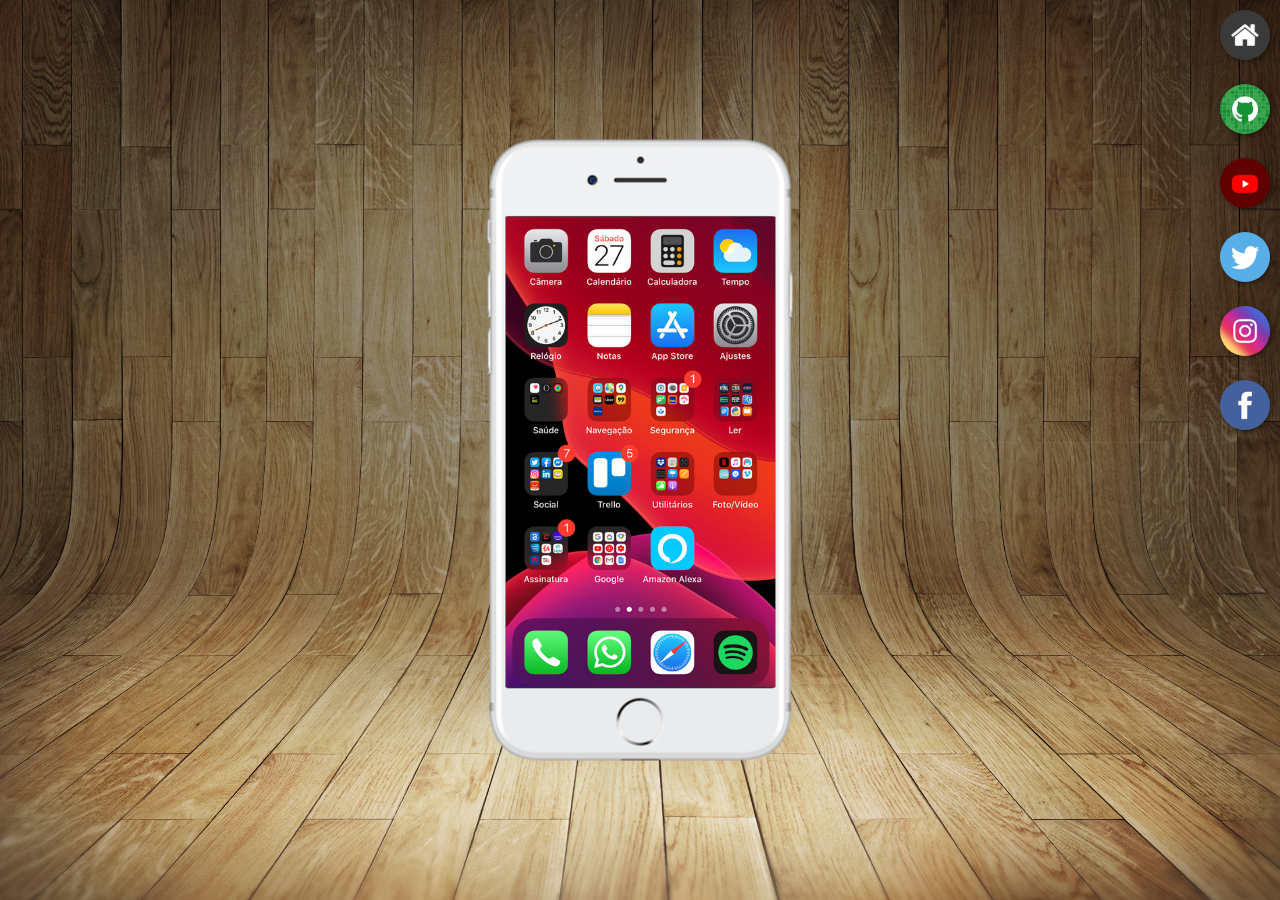
<file: index.html>
<!DOCTYPE html>
<html lang="pt-br">
<head>
    <meta charset="UTF-8">
    <meta http-equiv="X-UA-Compatible" content="IE=edge">
    <meta name="viewport" content="width=device-width, initial-scale=1.0">
<link rel="stylesheet" href="style.css">
<link rel="shortcut icon" href="imagens/favicon-16x16.png" type="image/x-icon">
<title>Novo Projeto</title>
</head>
<body>
    <main>
<section id="telefone">
<iframe src="home.html" id="tela" name="tela" frameborder="0"></iframe>

</section>
<section id="redes">
 <a href="home.html" target="tela"><img src="imagens/logo-home.jpg" alt="logo-home"></a> <br>
<a href="git.html" target="tela"><img src="imagens/logo-github.jpg" alt="logo-github"></a> <br>
<a href="youtube.html" target="tela"><img src="imagens/logo-youtube.jpg" alt="logo-youtube"></a> <br>
<a href="twitter.html" target="tela"><img src="imagens/logo-twitter.jpg" alt="logo-twitter"></a> <br>
<a href="insta.html" target="tela"><img src="imagens/logo-instagram.jpg" alt="logo-instagram"><a> <br>
<a href="face.html" target="tela"><img src="imagens/logo-facebook.jpg" alt="logo-facebook"></a> 

</section>
 </main>
</body>
</html>
</file>
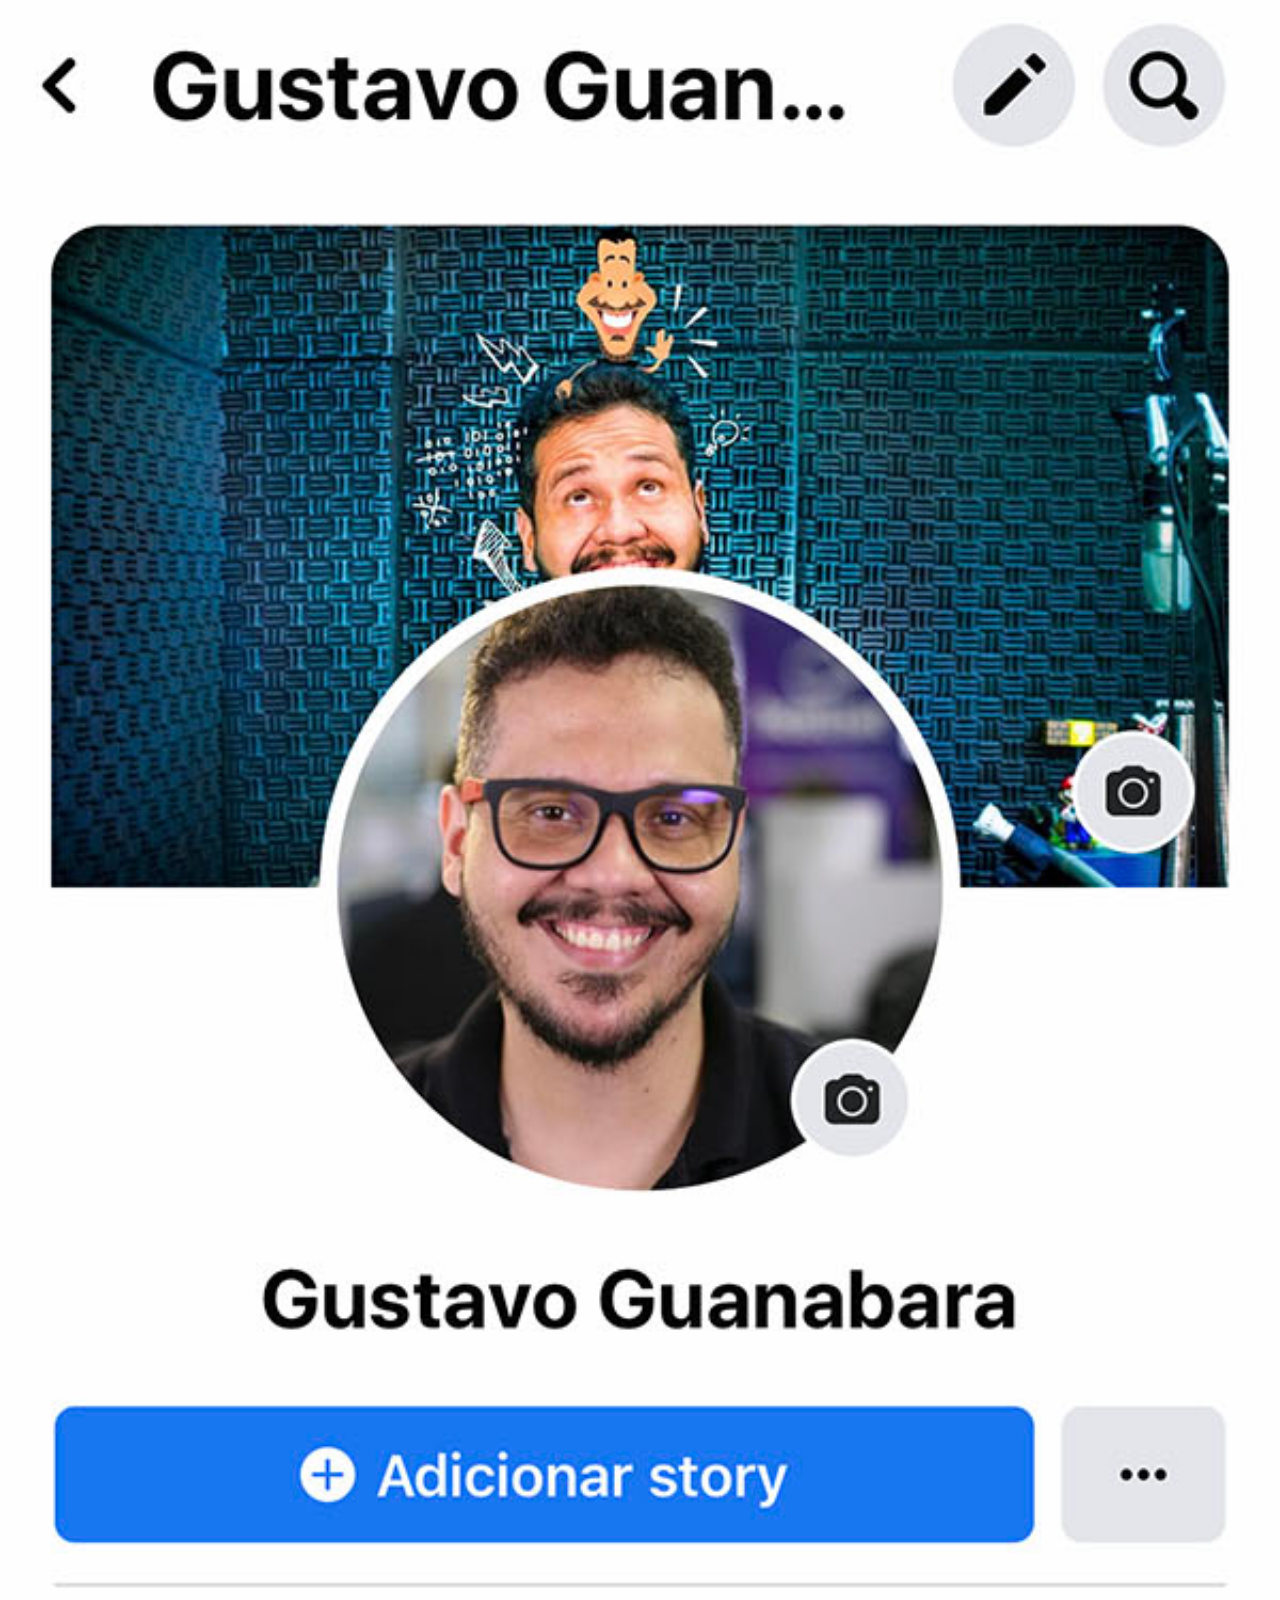
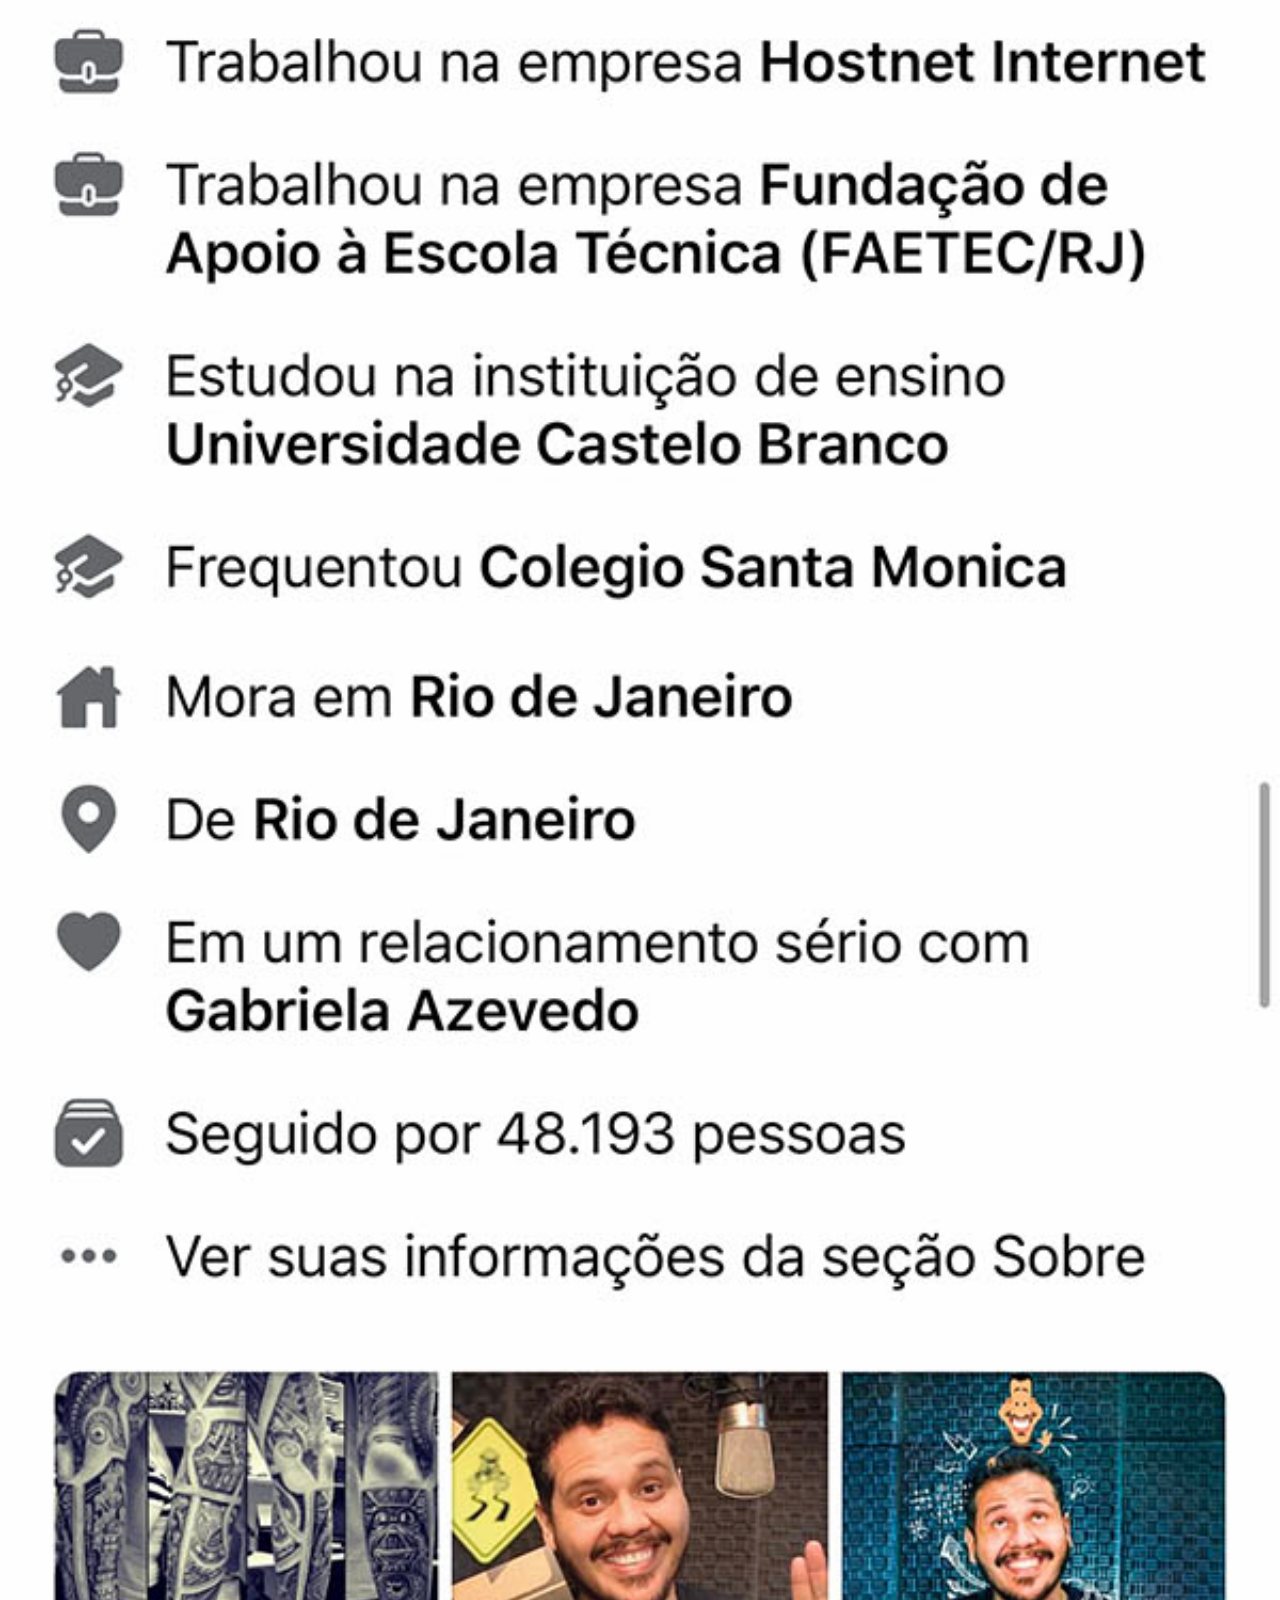
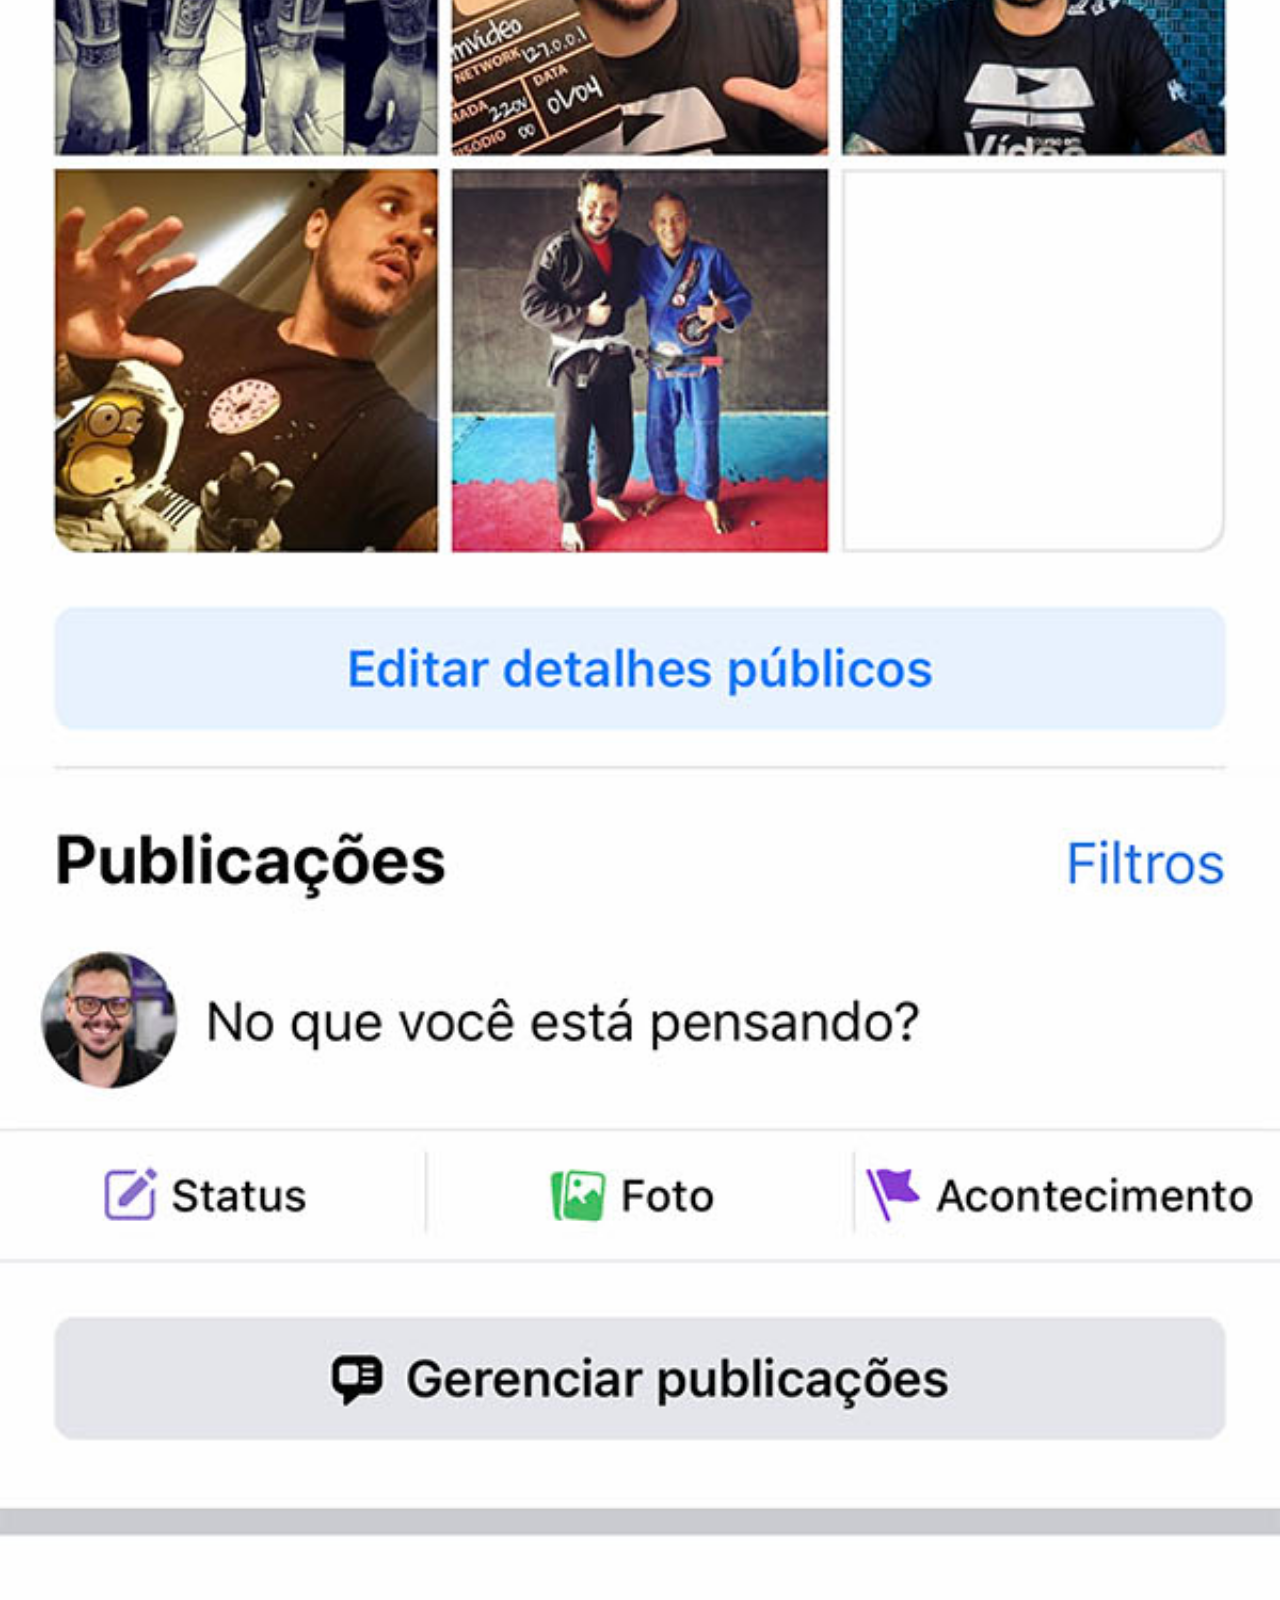
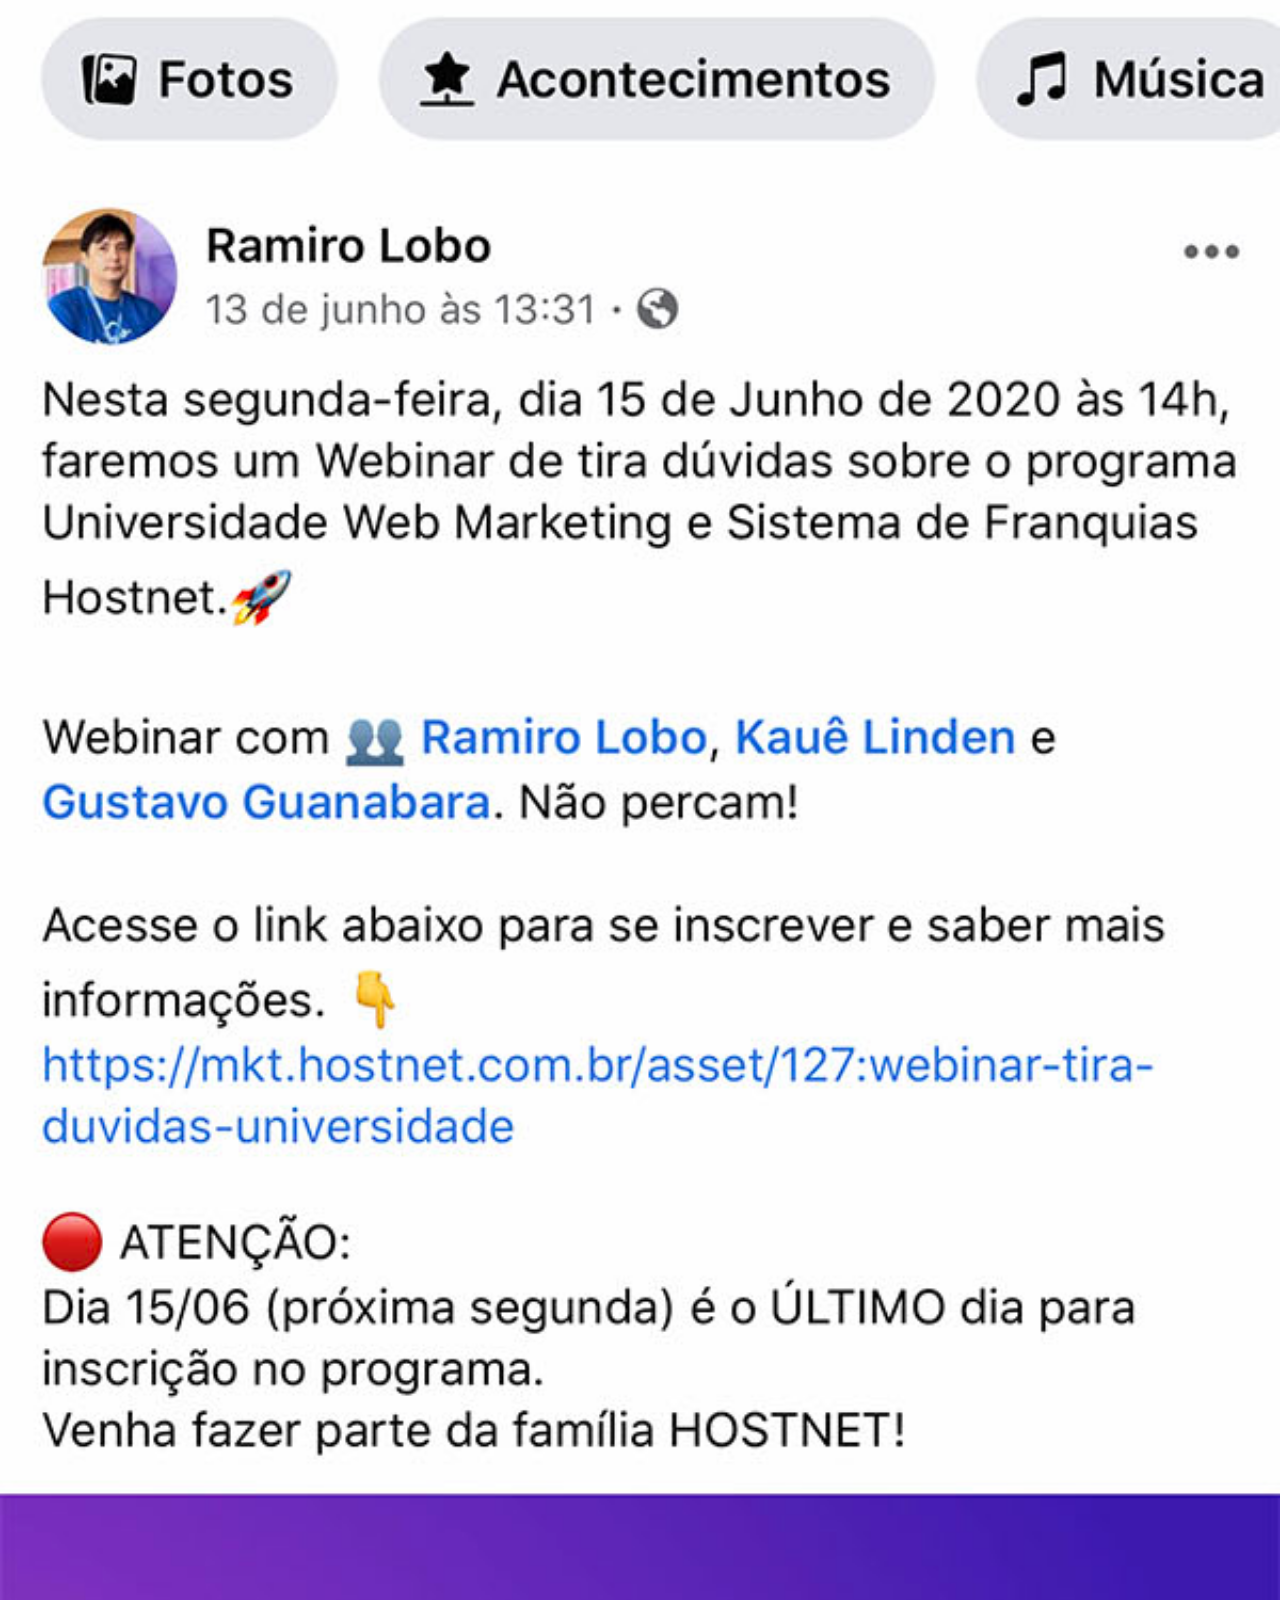
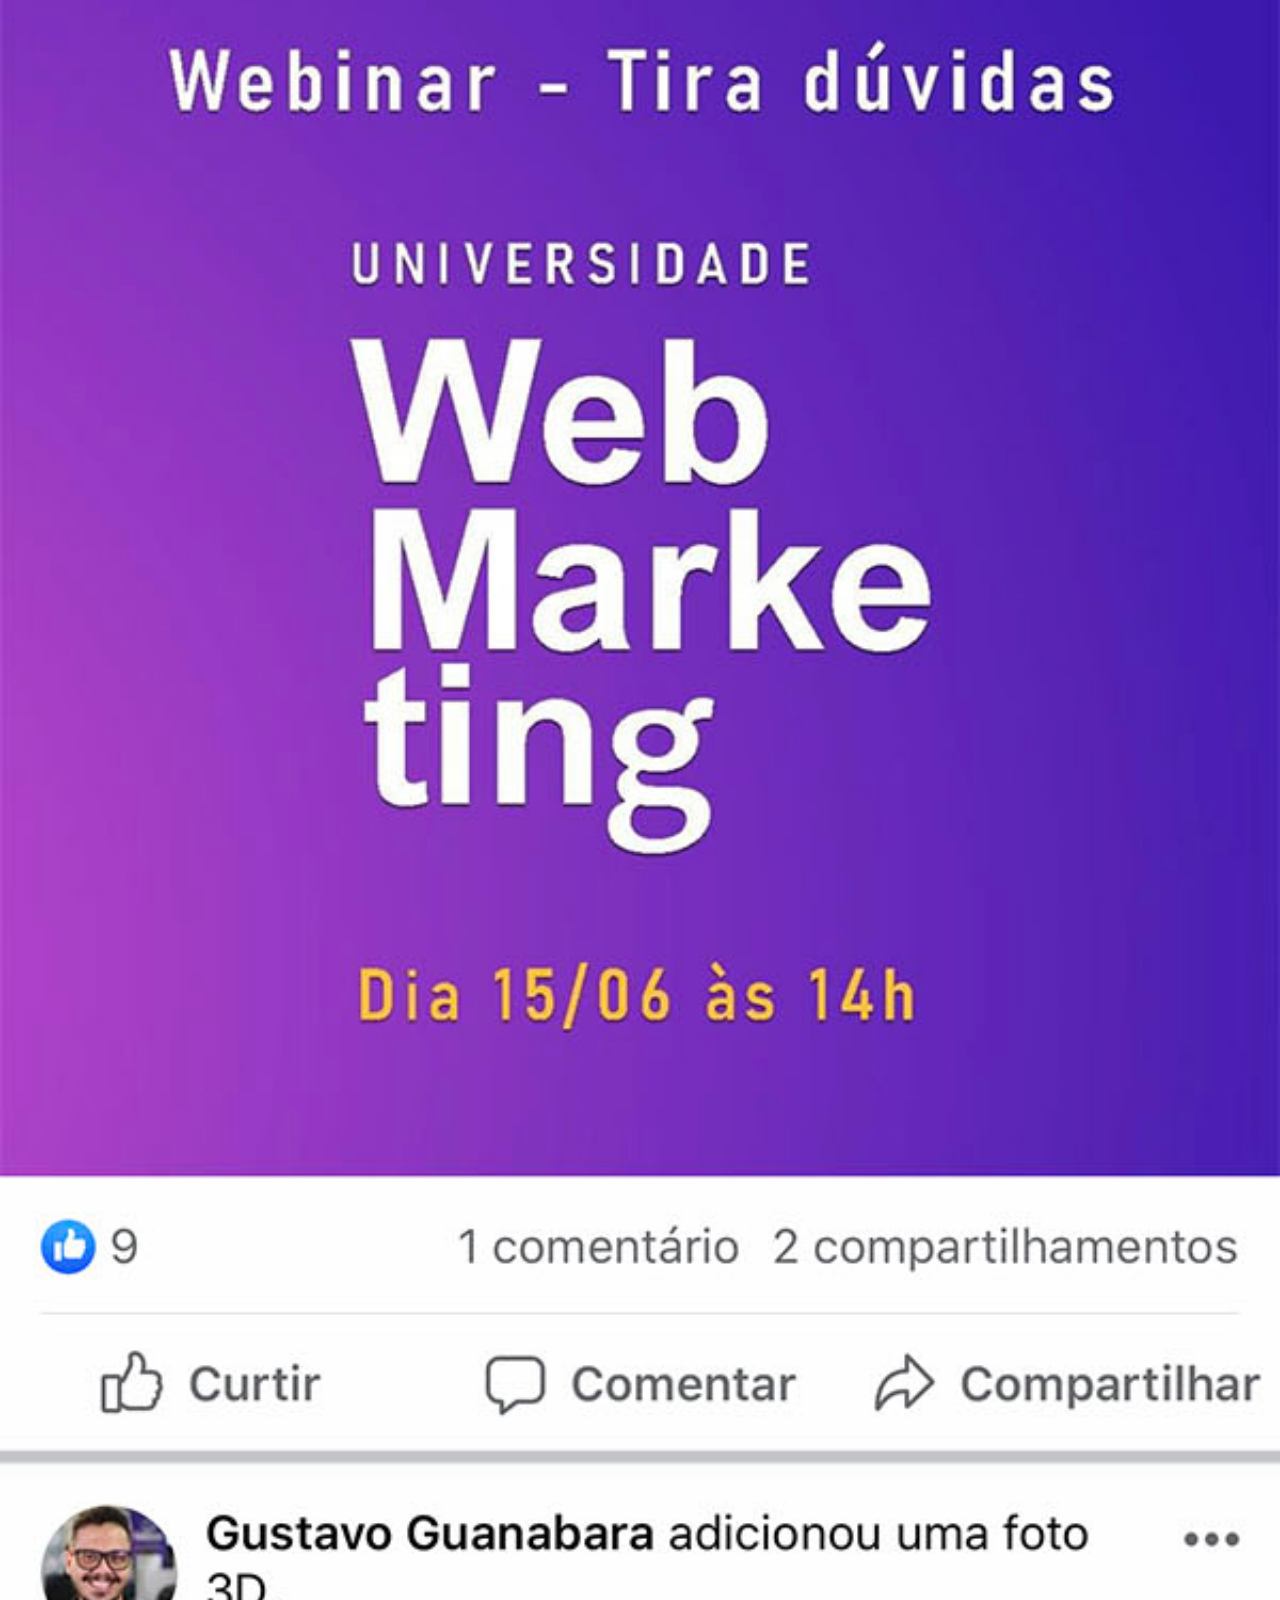
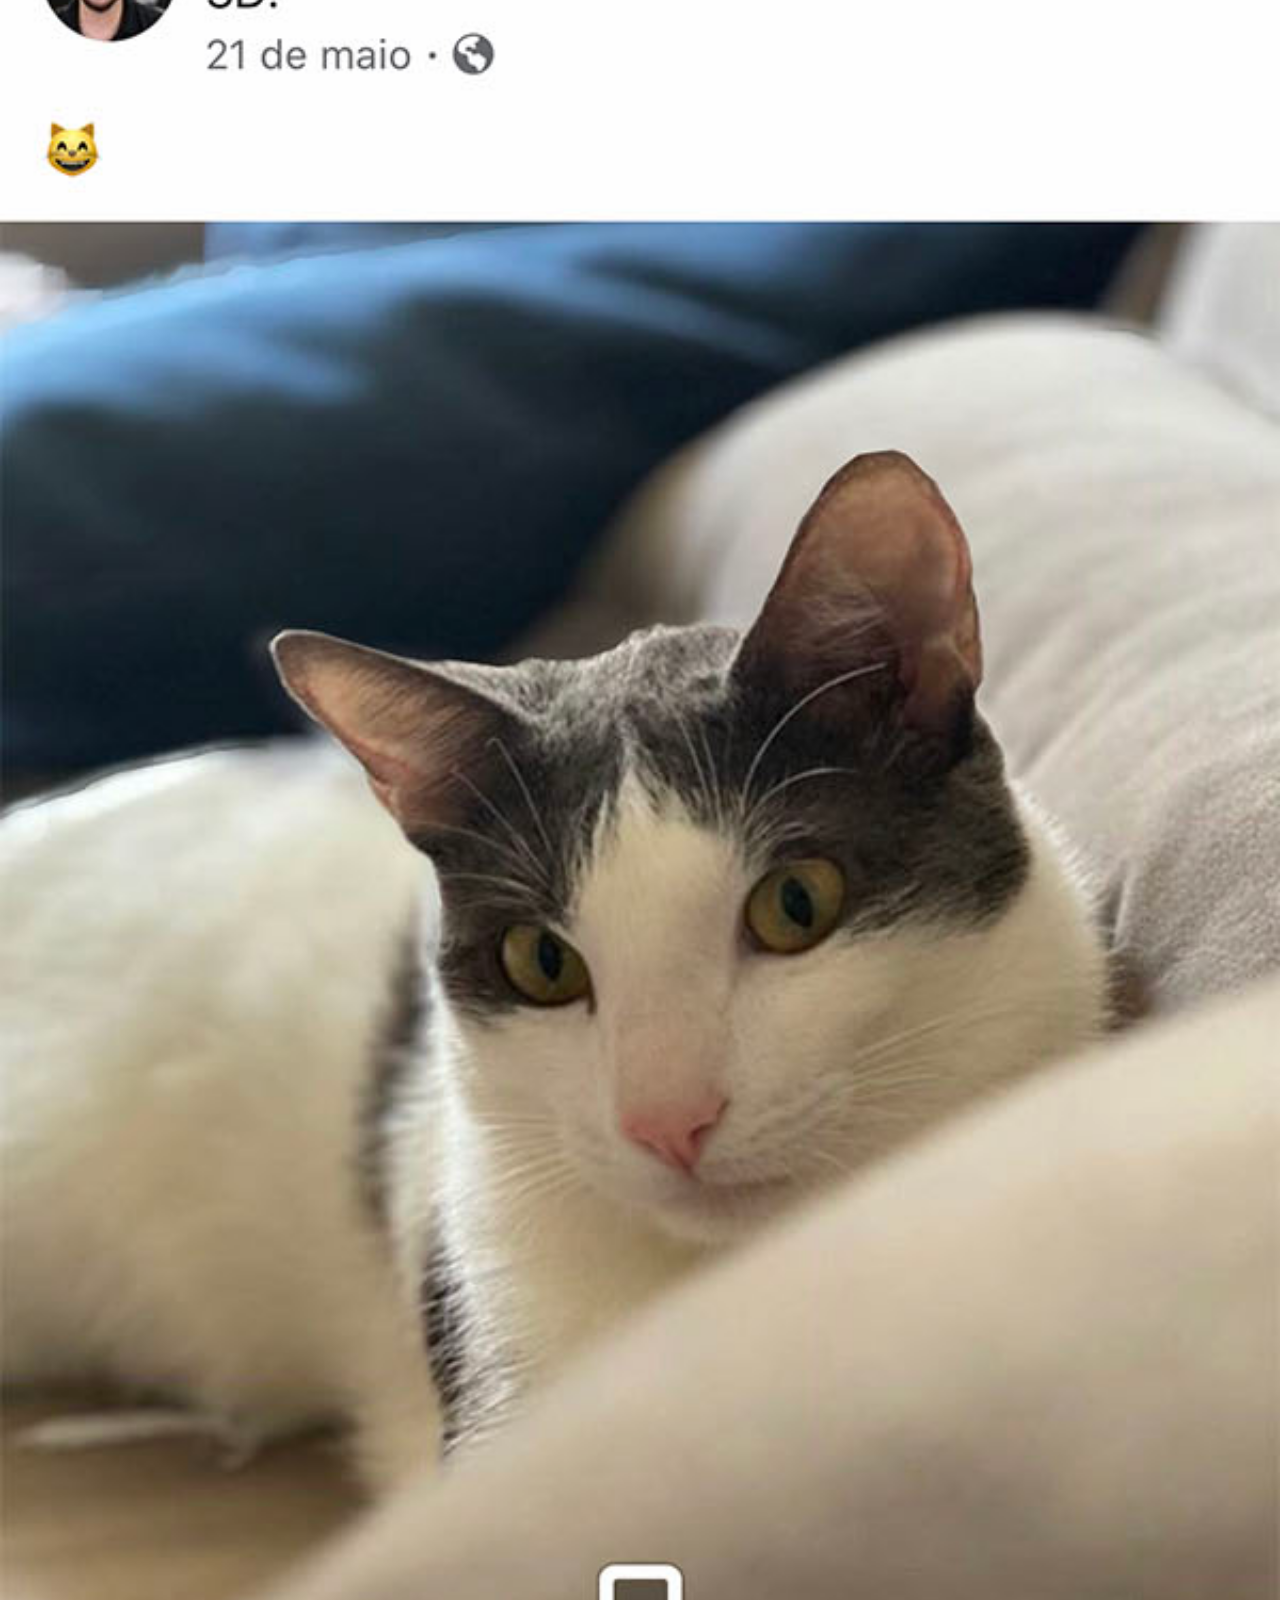
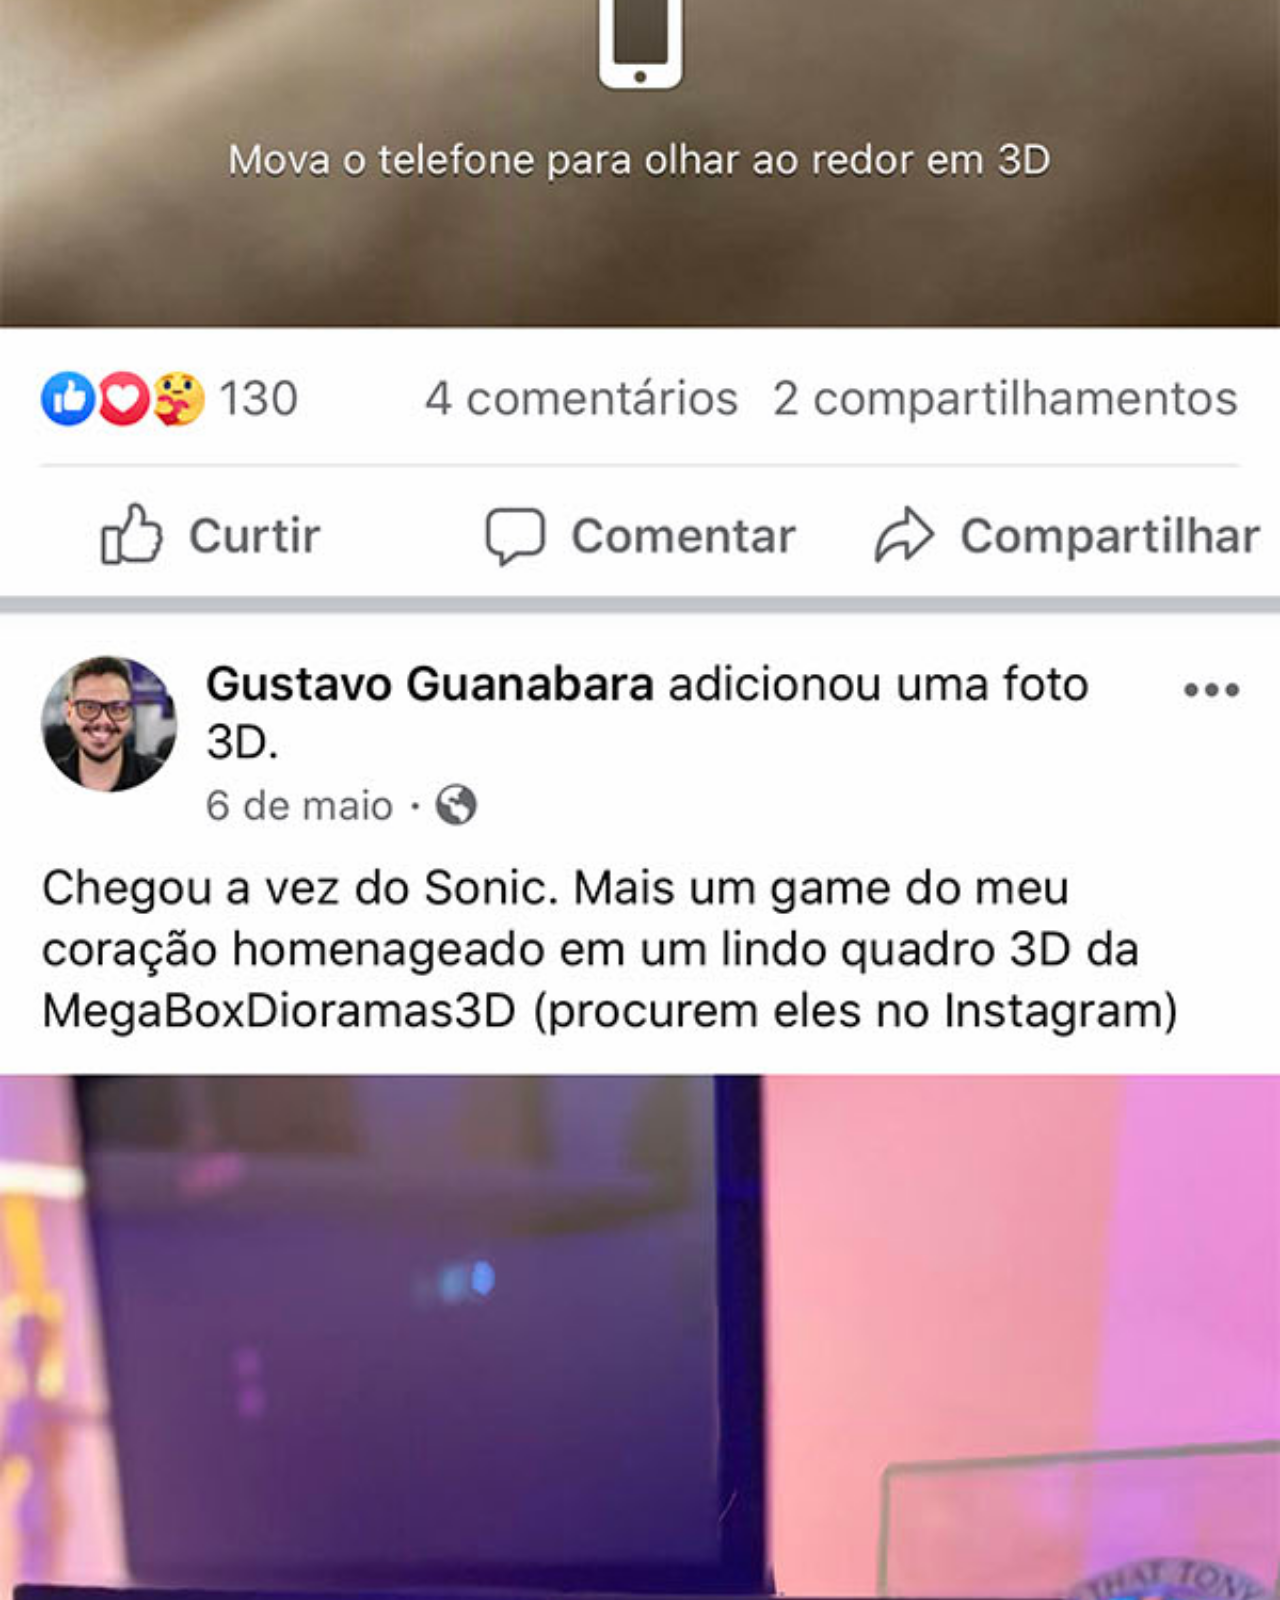
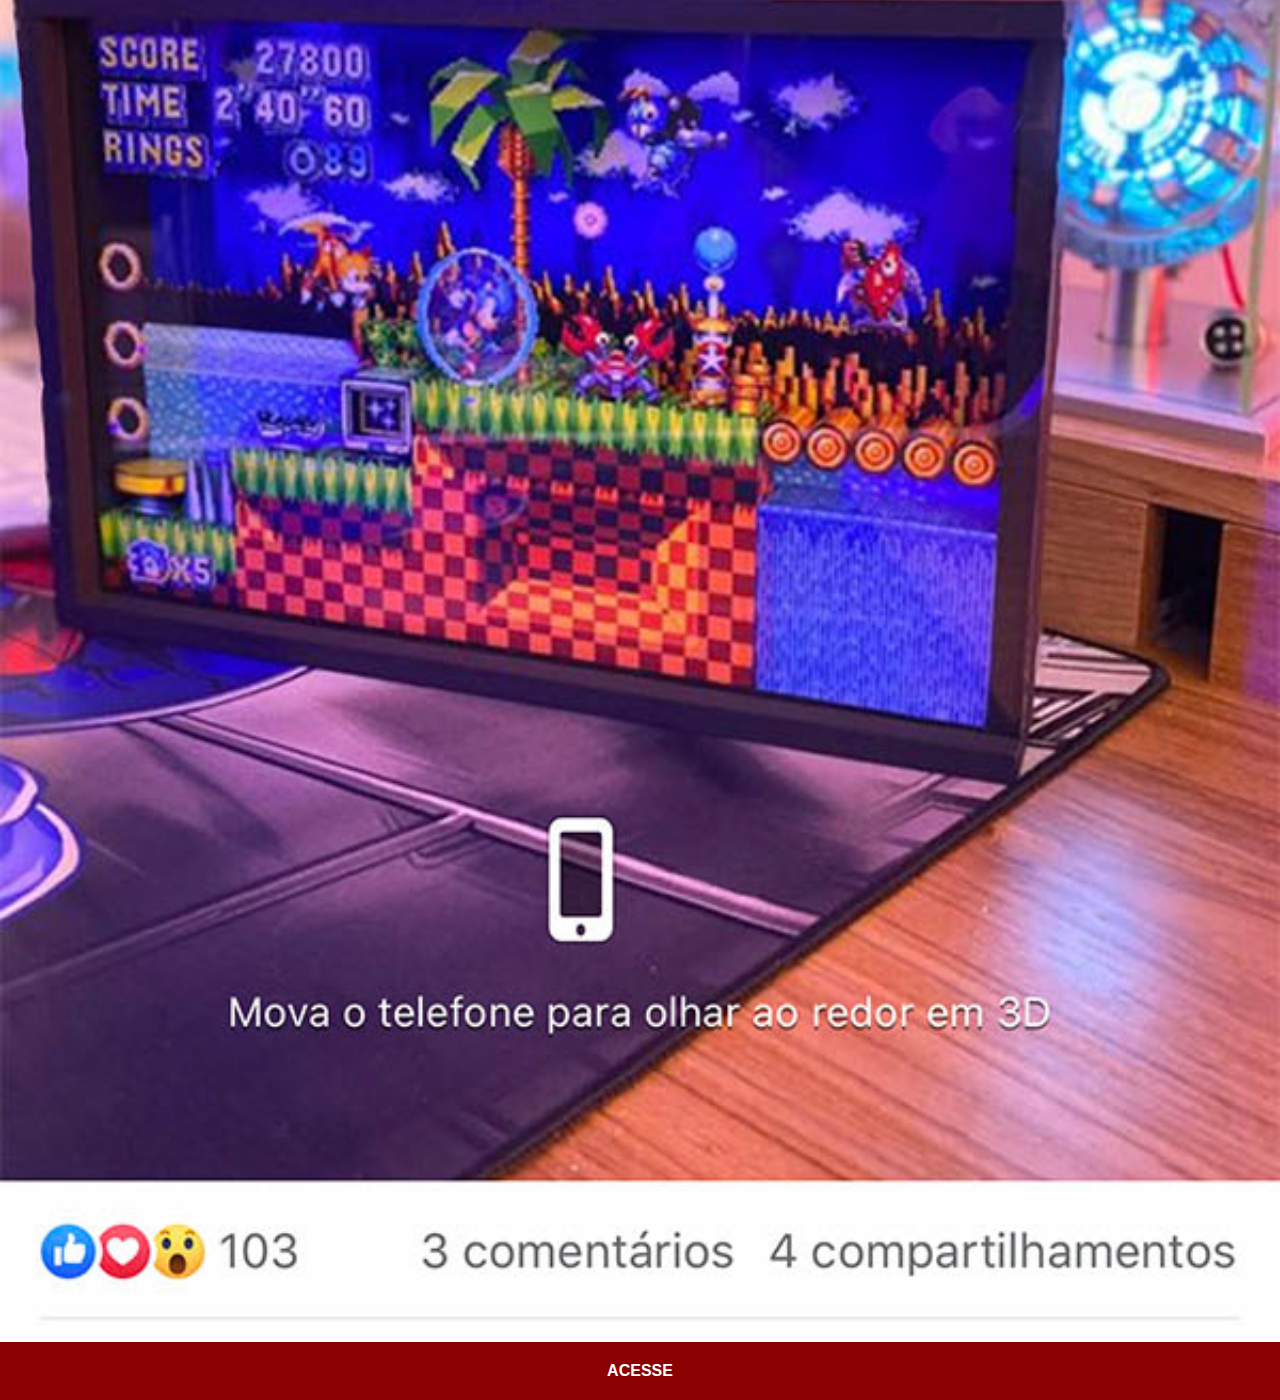
<file: face.html>
<!DOCTYPE html>
<html lang="pt-br">
<head>
    <meta charset="UTF-8">
    <meta http-equiv="X-UA-Compatible" content="IE=edge">
    <meta name="viewport" content="width=device-width, initial-scale=1.0">
    <title>Facebook</title>
    <link rel="stylesheet" href="estilo-social.css">
</head>
<body>
    <img src="imagens/tela-facebook.jpg" alt="Facebook">
    <a href="https://facebook.com">ACESSE</a>
</body>
</html>
</file>
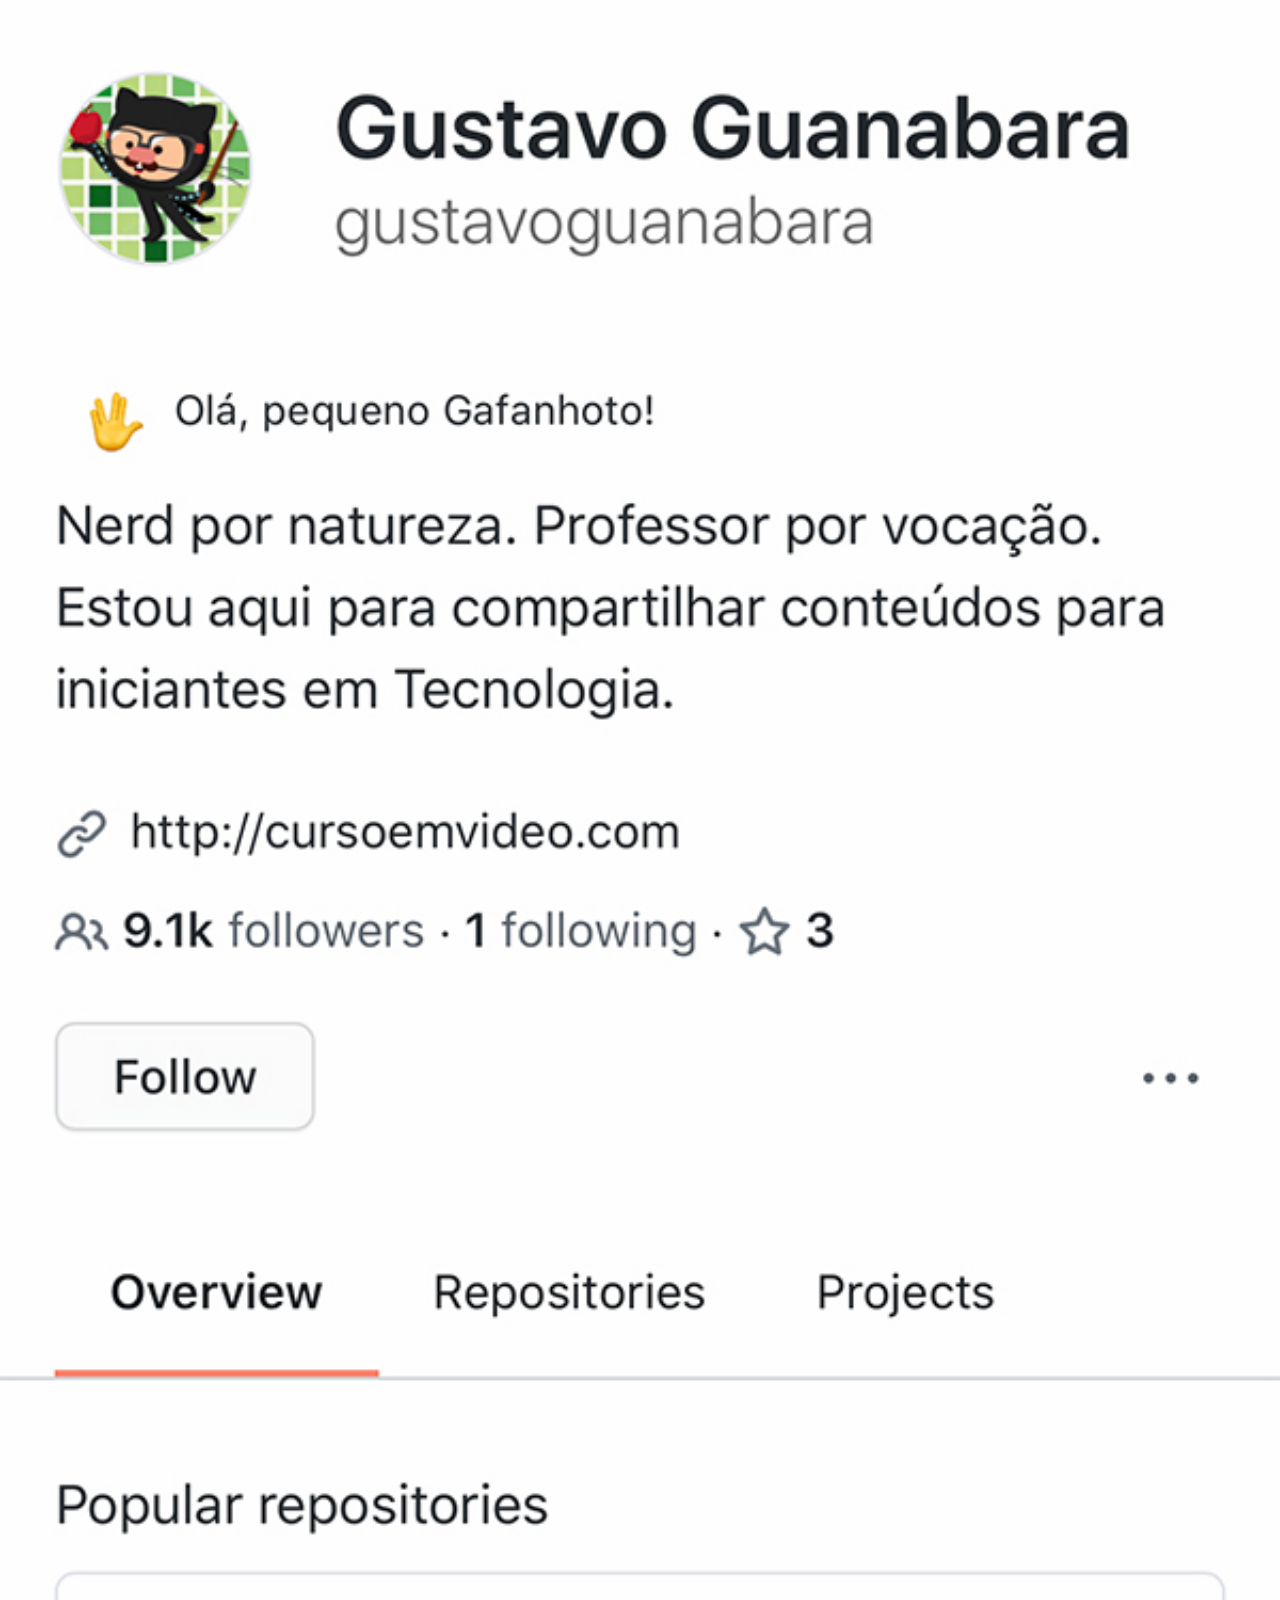
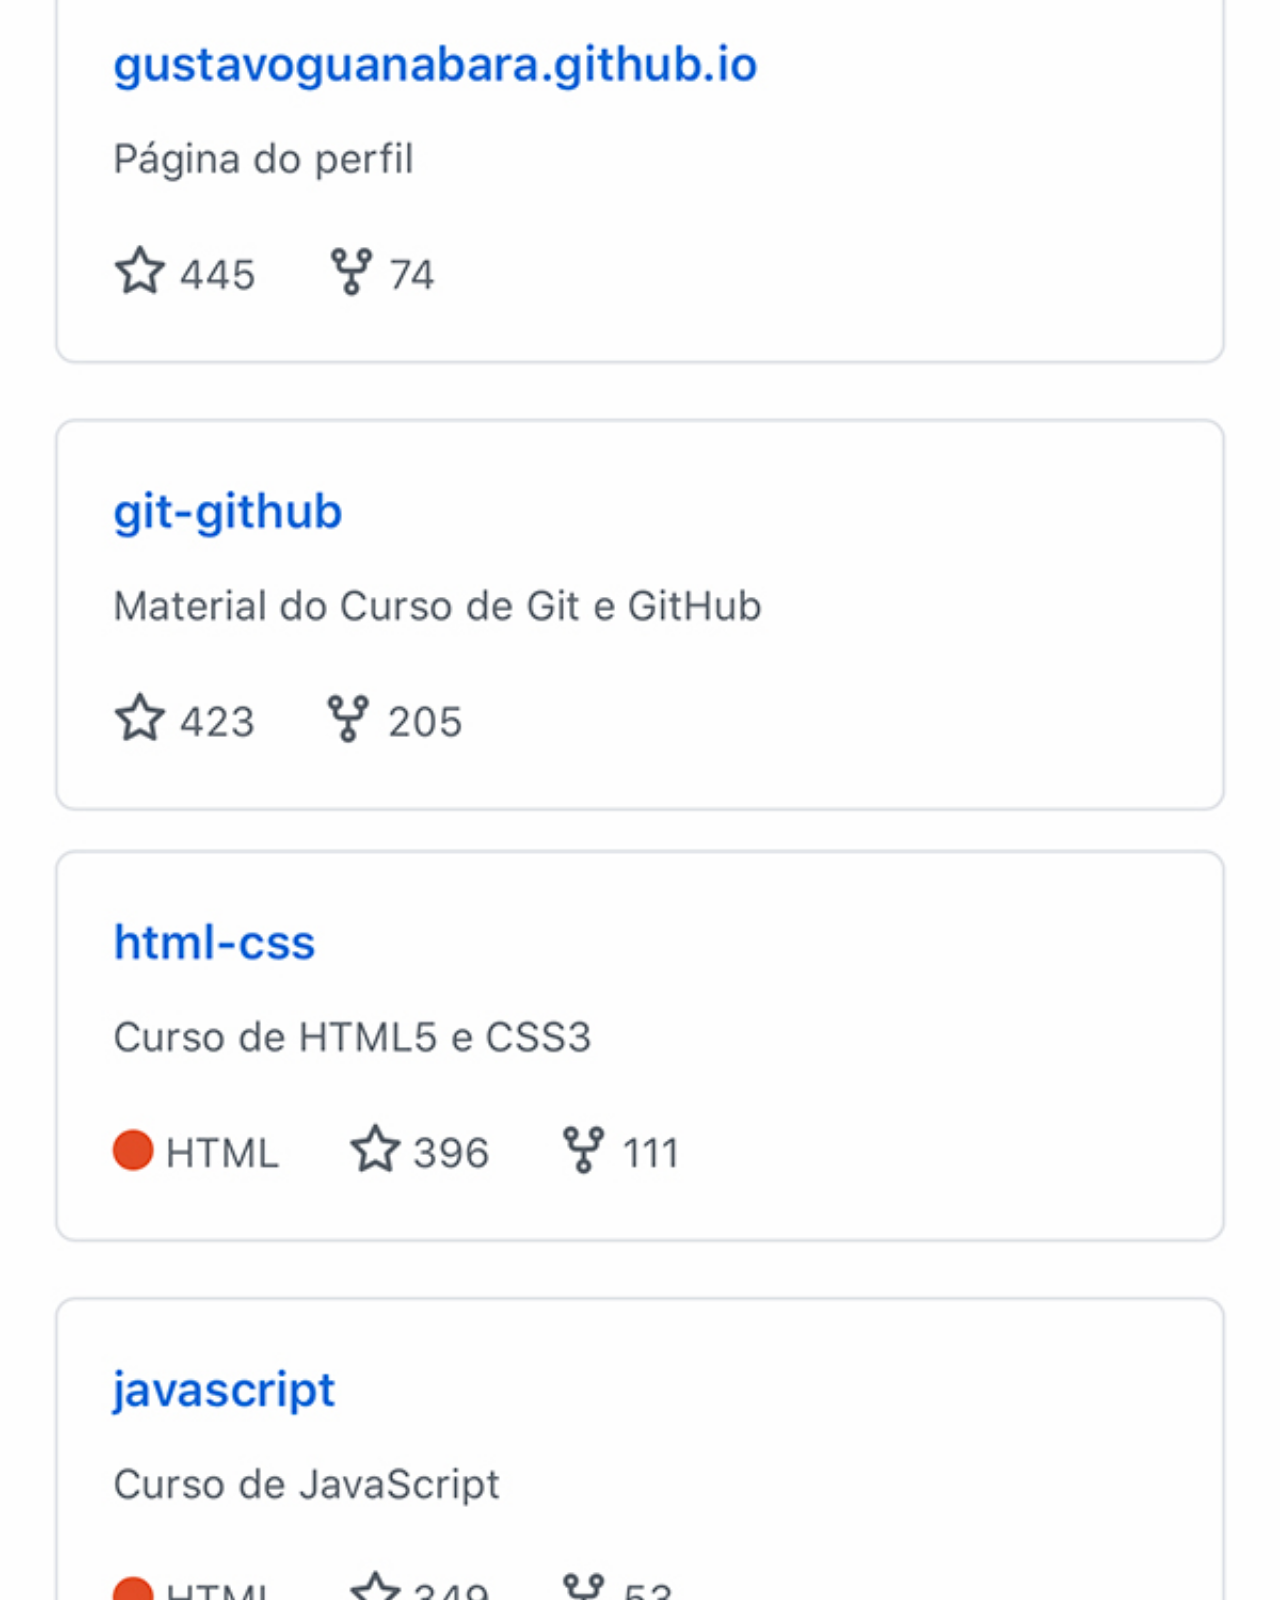
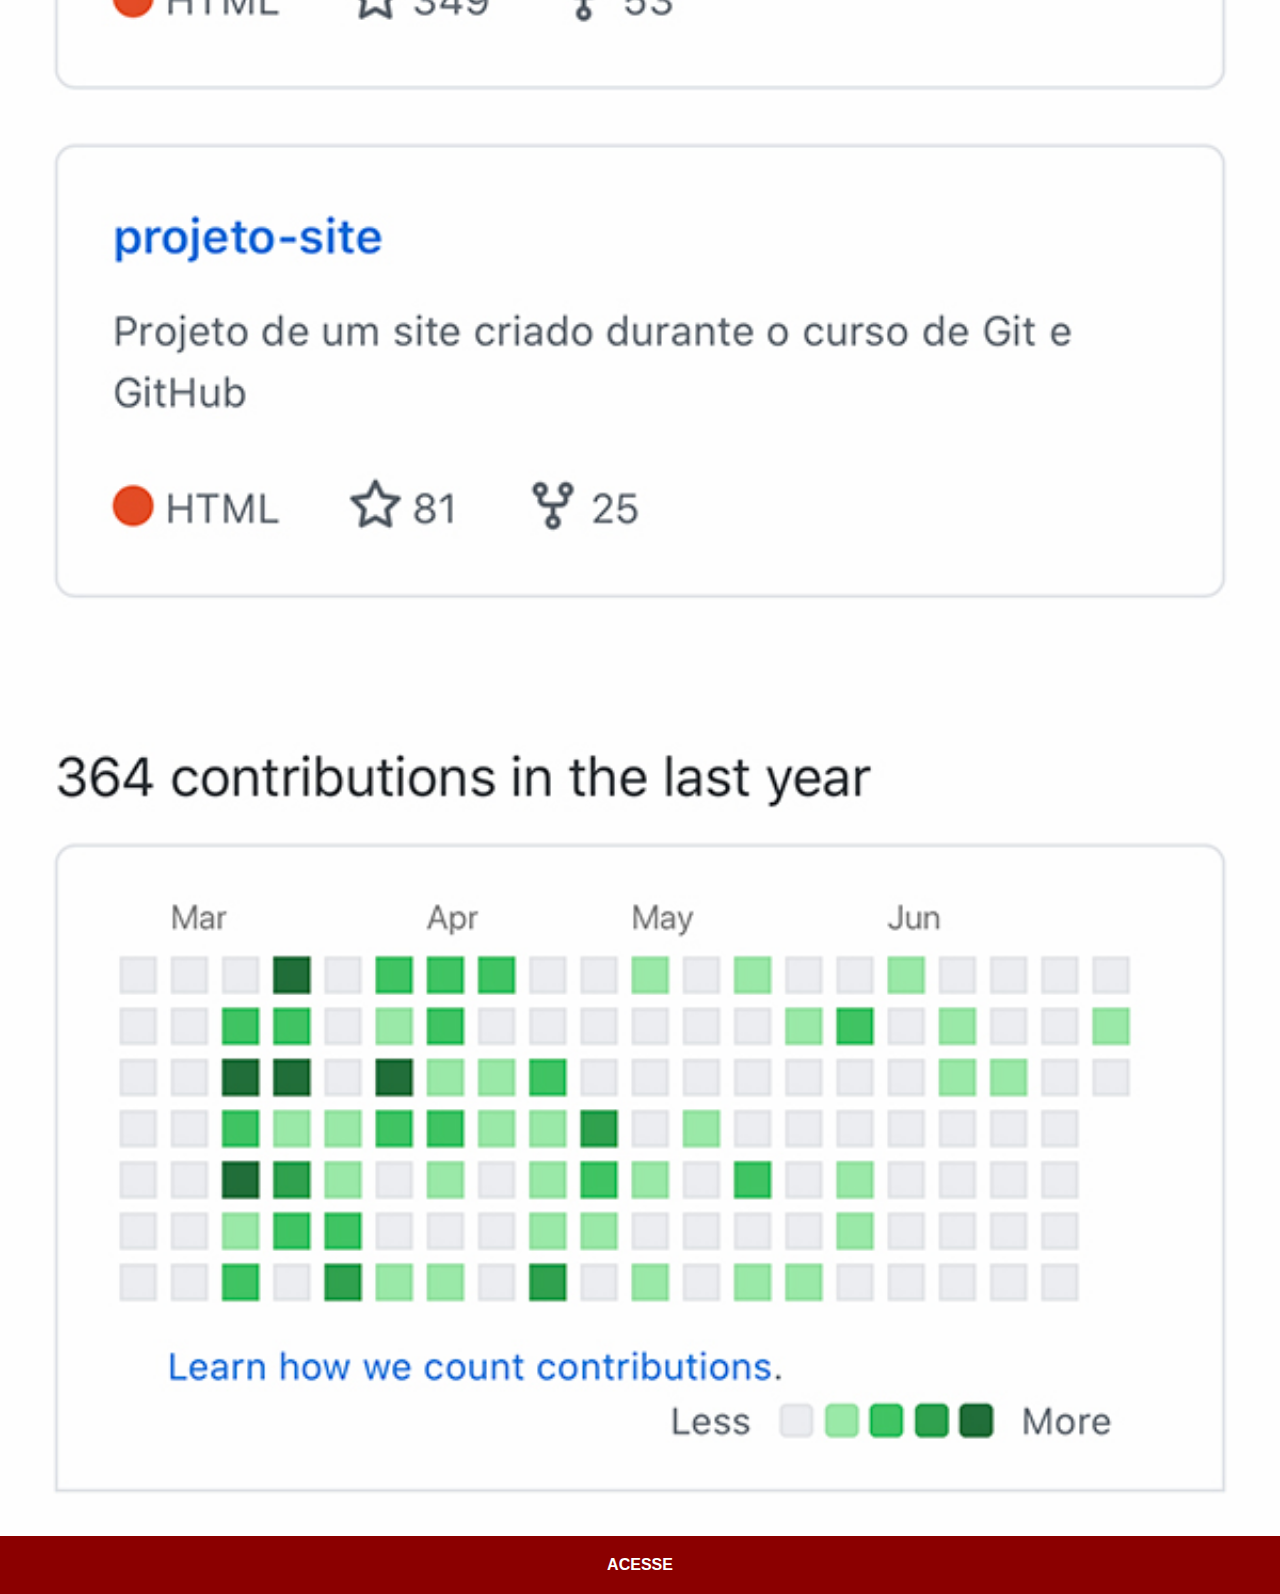
<file: git.html>
<!DOCTYPE html>
<html lang="pt-br">
<head>
    <meta charset="UTF-8">
    <meta http-equiv="X-UA-Compatible" content="IE=edge">
    <meta name="viewport" content="width=device-width, initial-scale=1.0">
    <title>Github</title>
<link rel="stylesheet" href="estilo-social.css">
</head>
<body>
    <img src="imagens/tela-github.jpg" alt="Github">
    <a href="https://github.com/AlvaroGabriell">ACESSE</a>
</body>
</html>
</file>
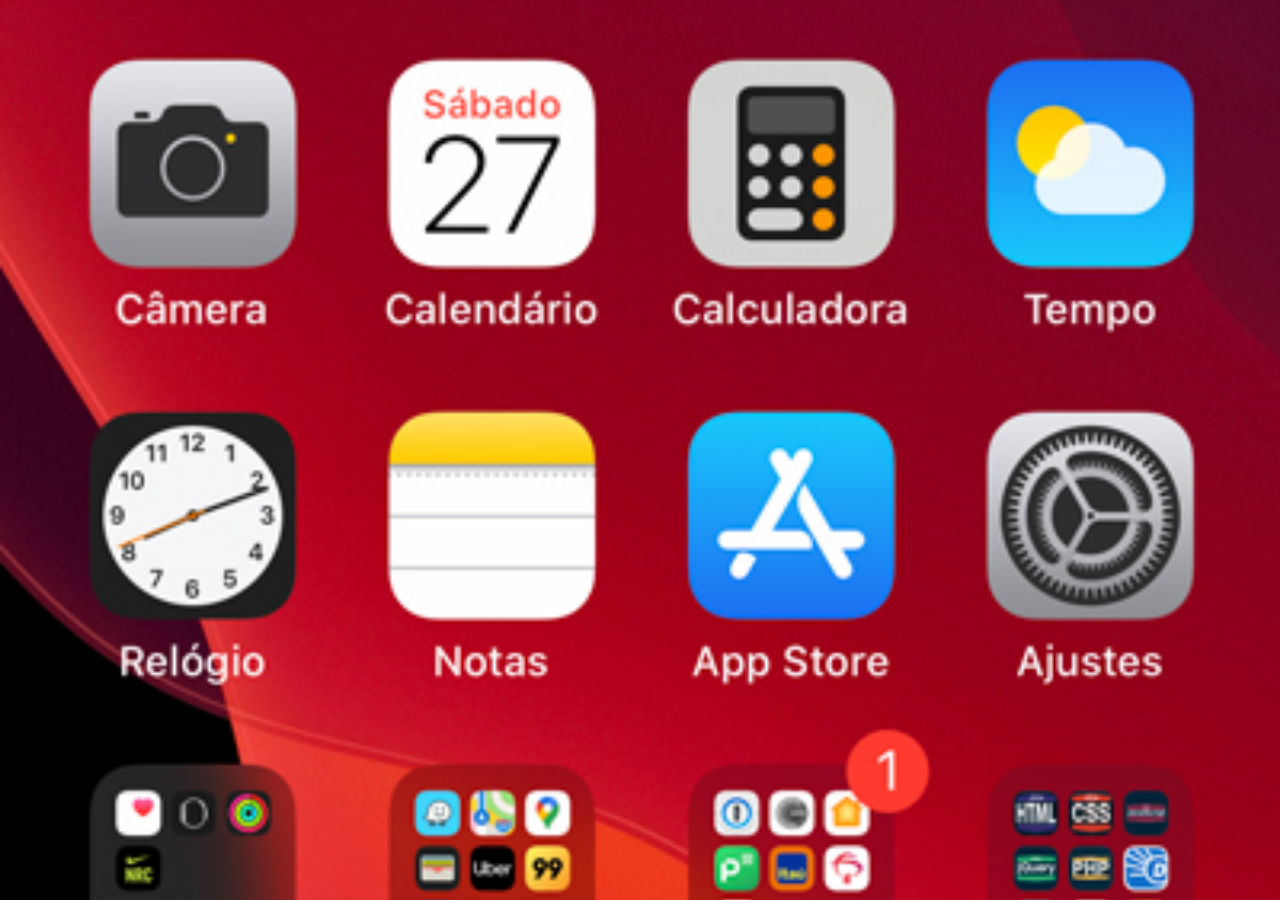
<file: home.html>
<!DOCTYPE html>
<html lang="pt-br">
<head>
    <meta charset="UTF-8">
    <meta http-equiv="X-UA-Compatible" content="IE=edge">
    <meta name="viewport" content="width=device-width, initial-scale=1.0">
    <title>Home</title>
<style>
*{
margin: 0px;
padding: 0px;
}
body{
    width: 100vw;
height: 100vh;
background: black url(imagens/tela-home.jpg) no-repeat top center;
background-size: cover;
}
</style>
</head>
<body>
    
</body>
</html>
</file>
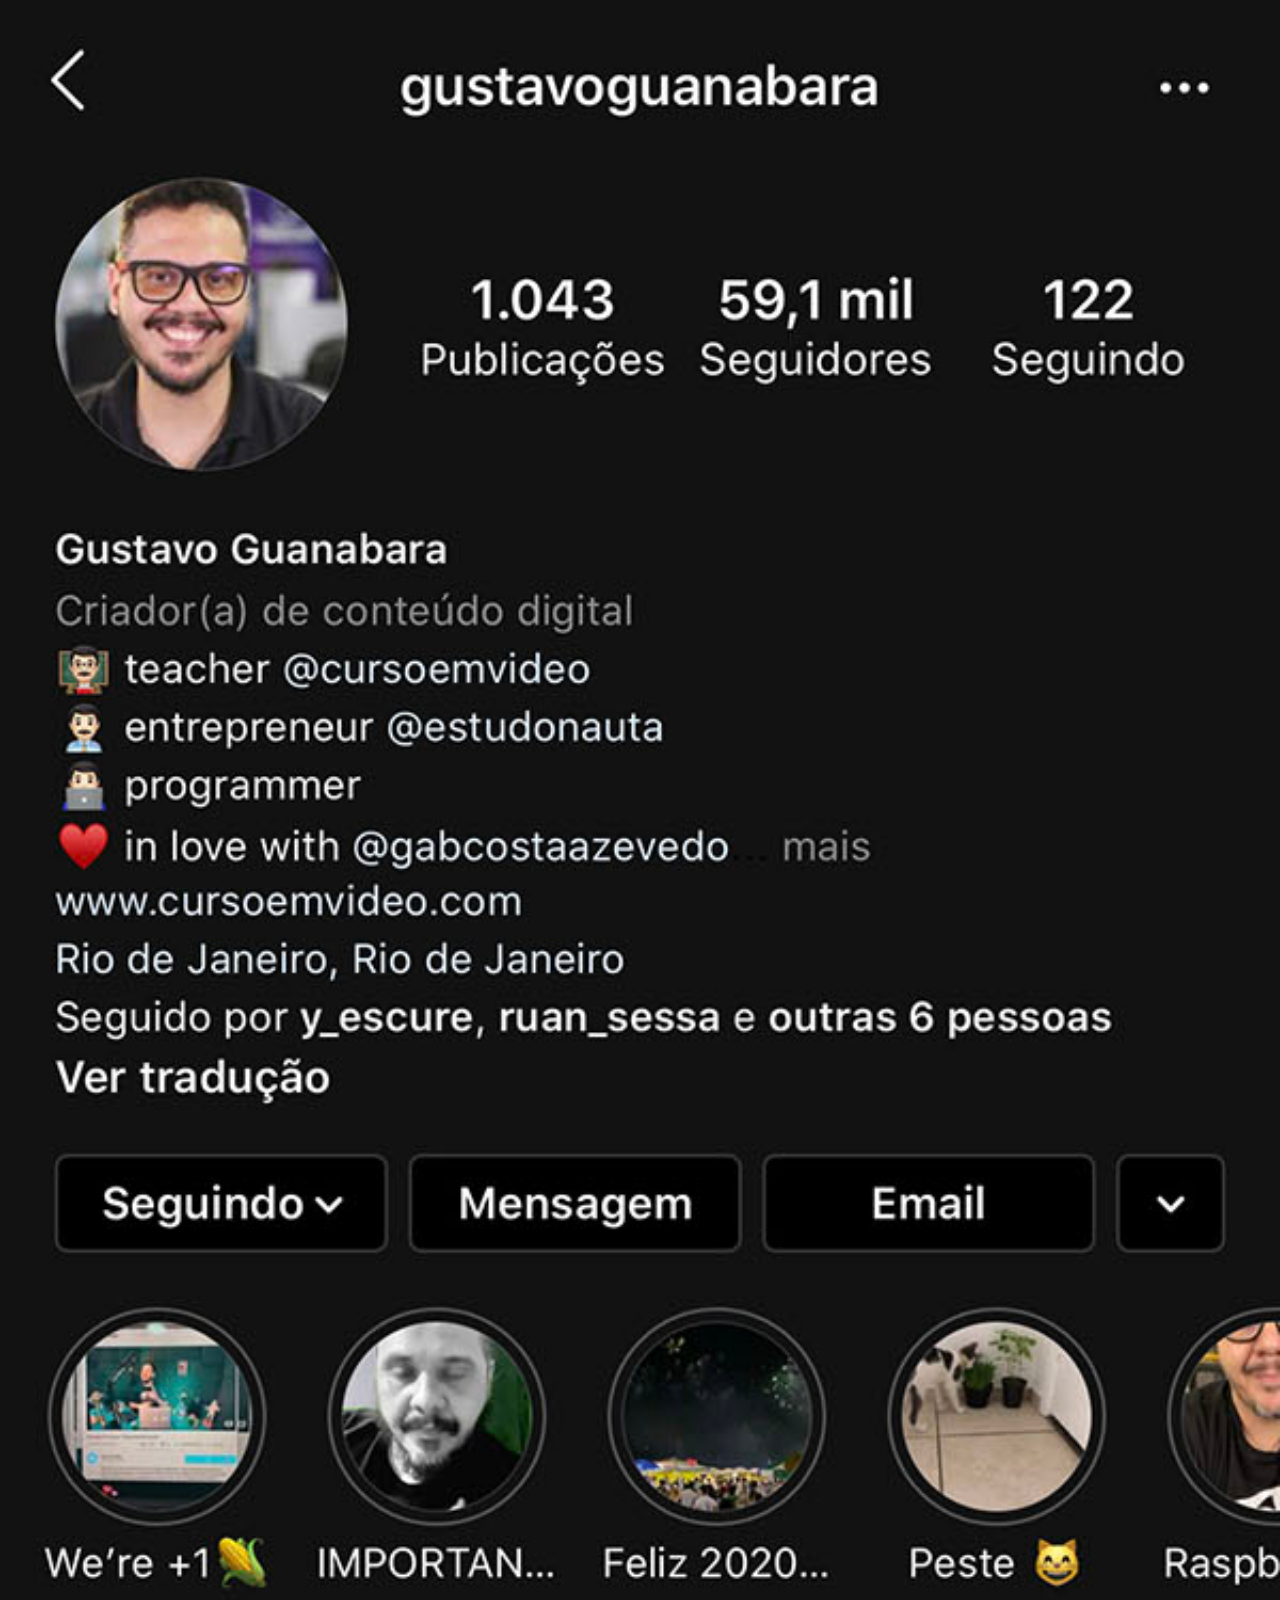
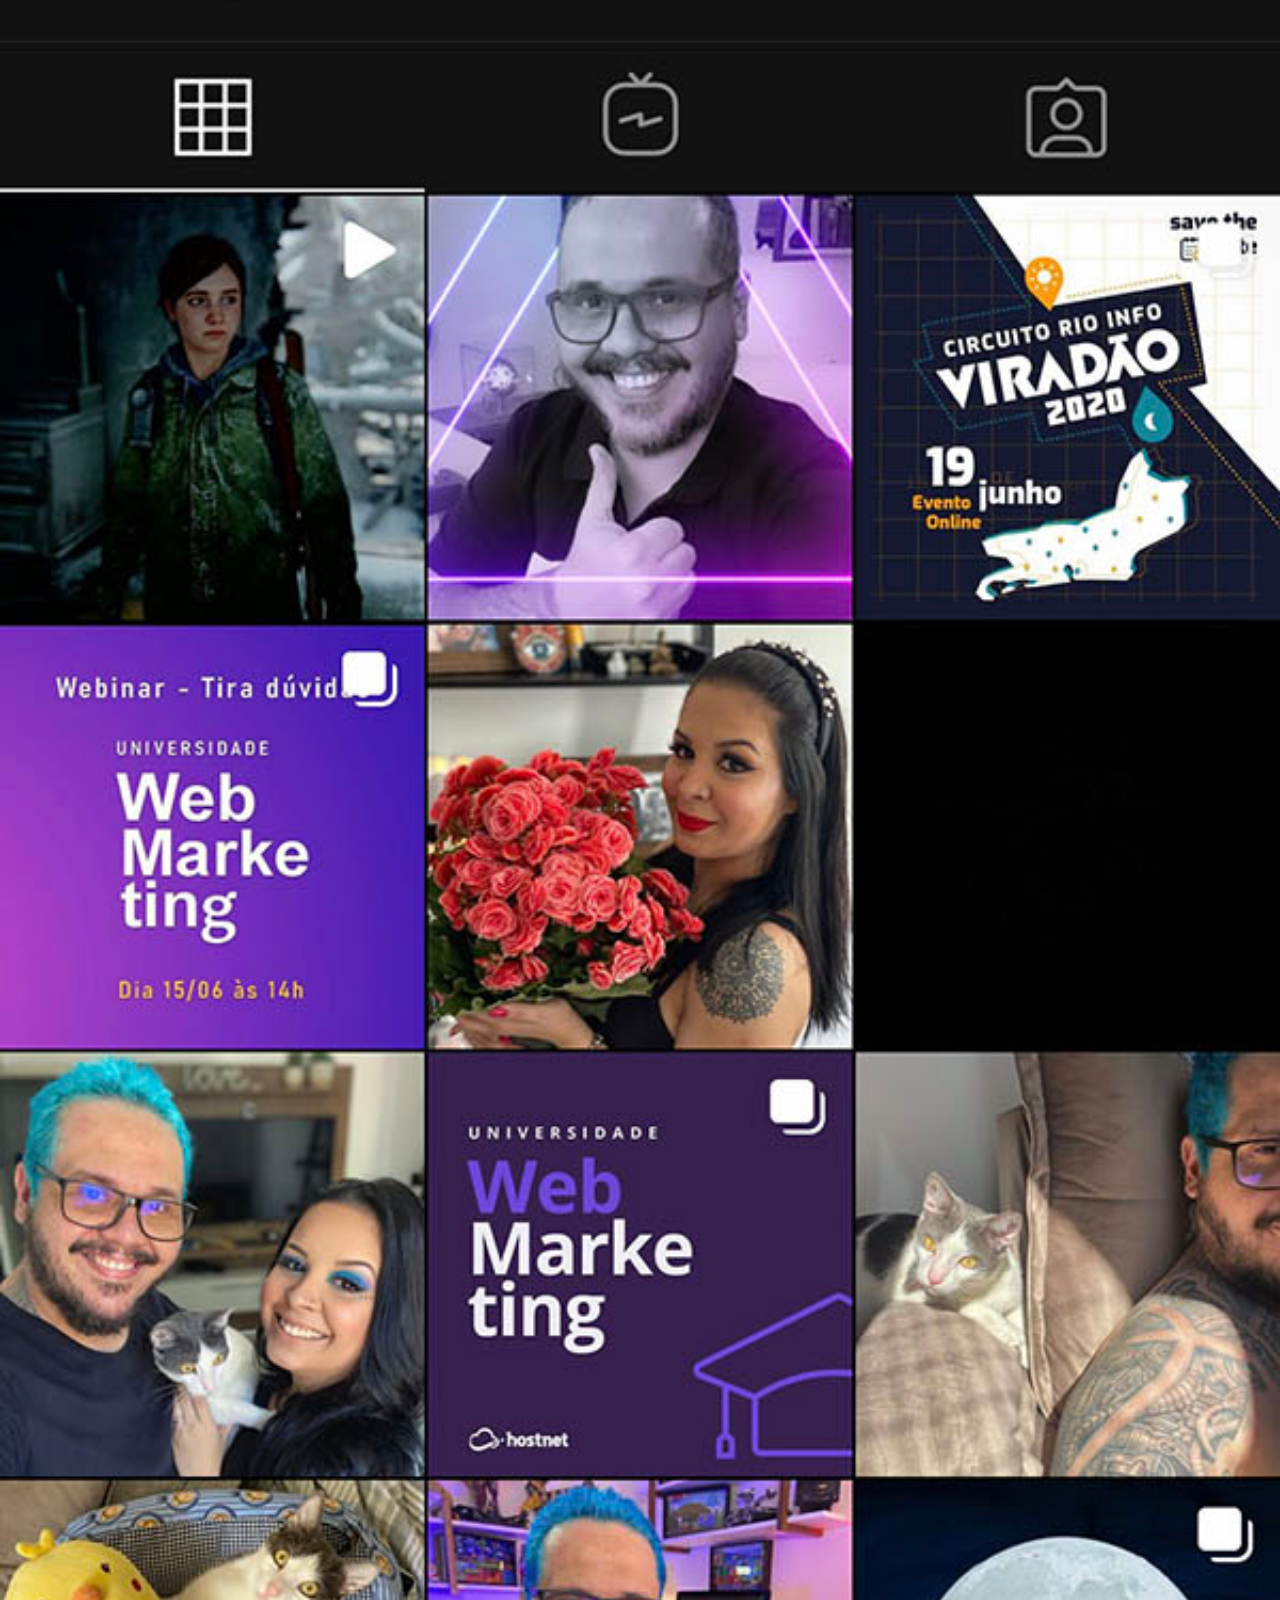
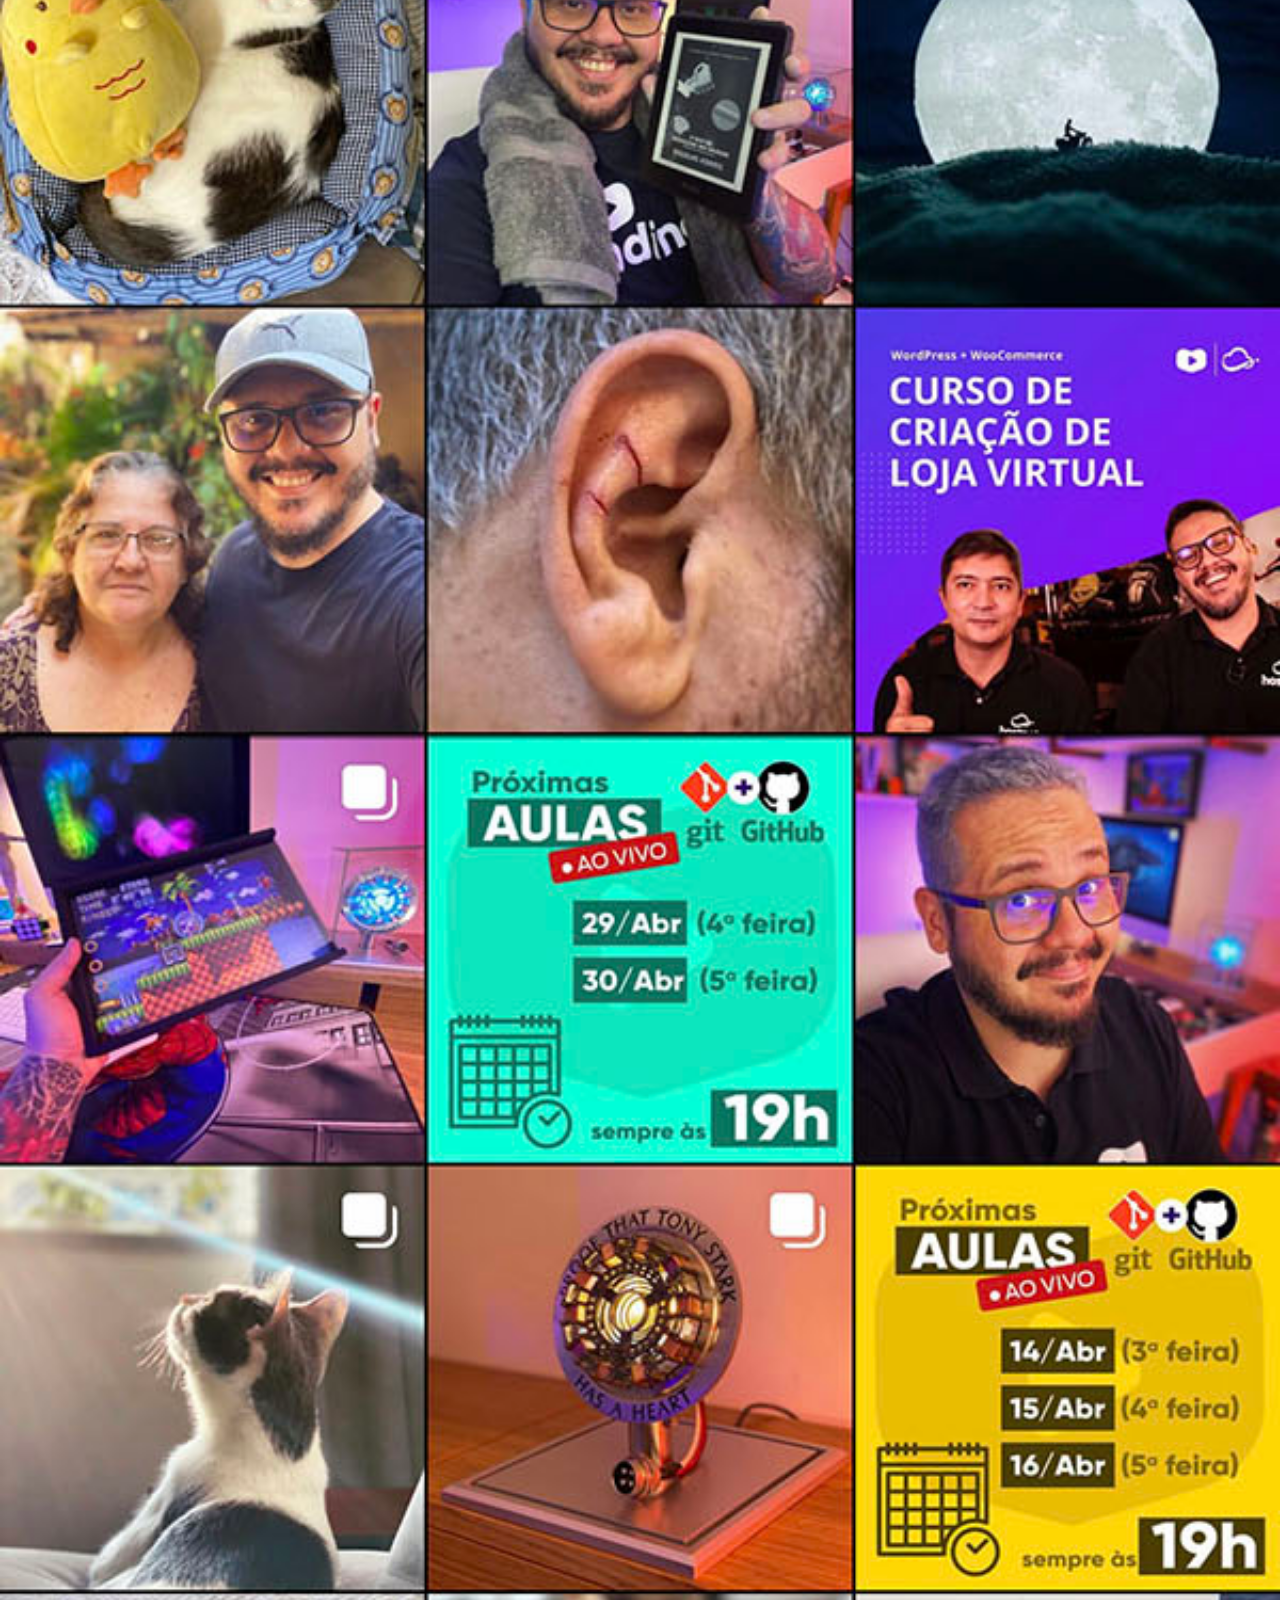
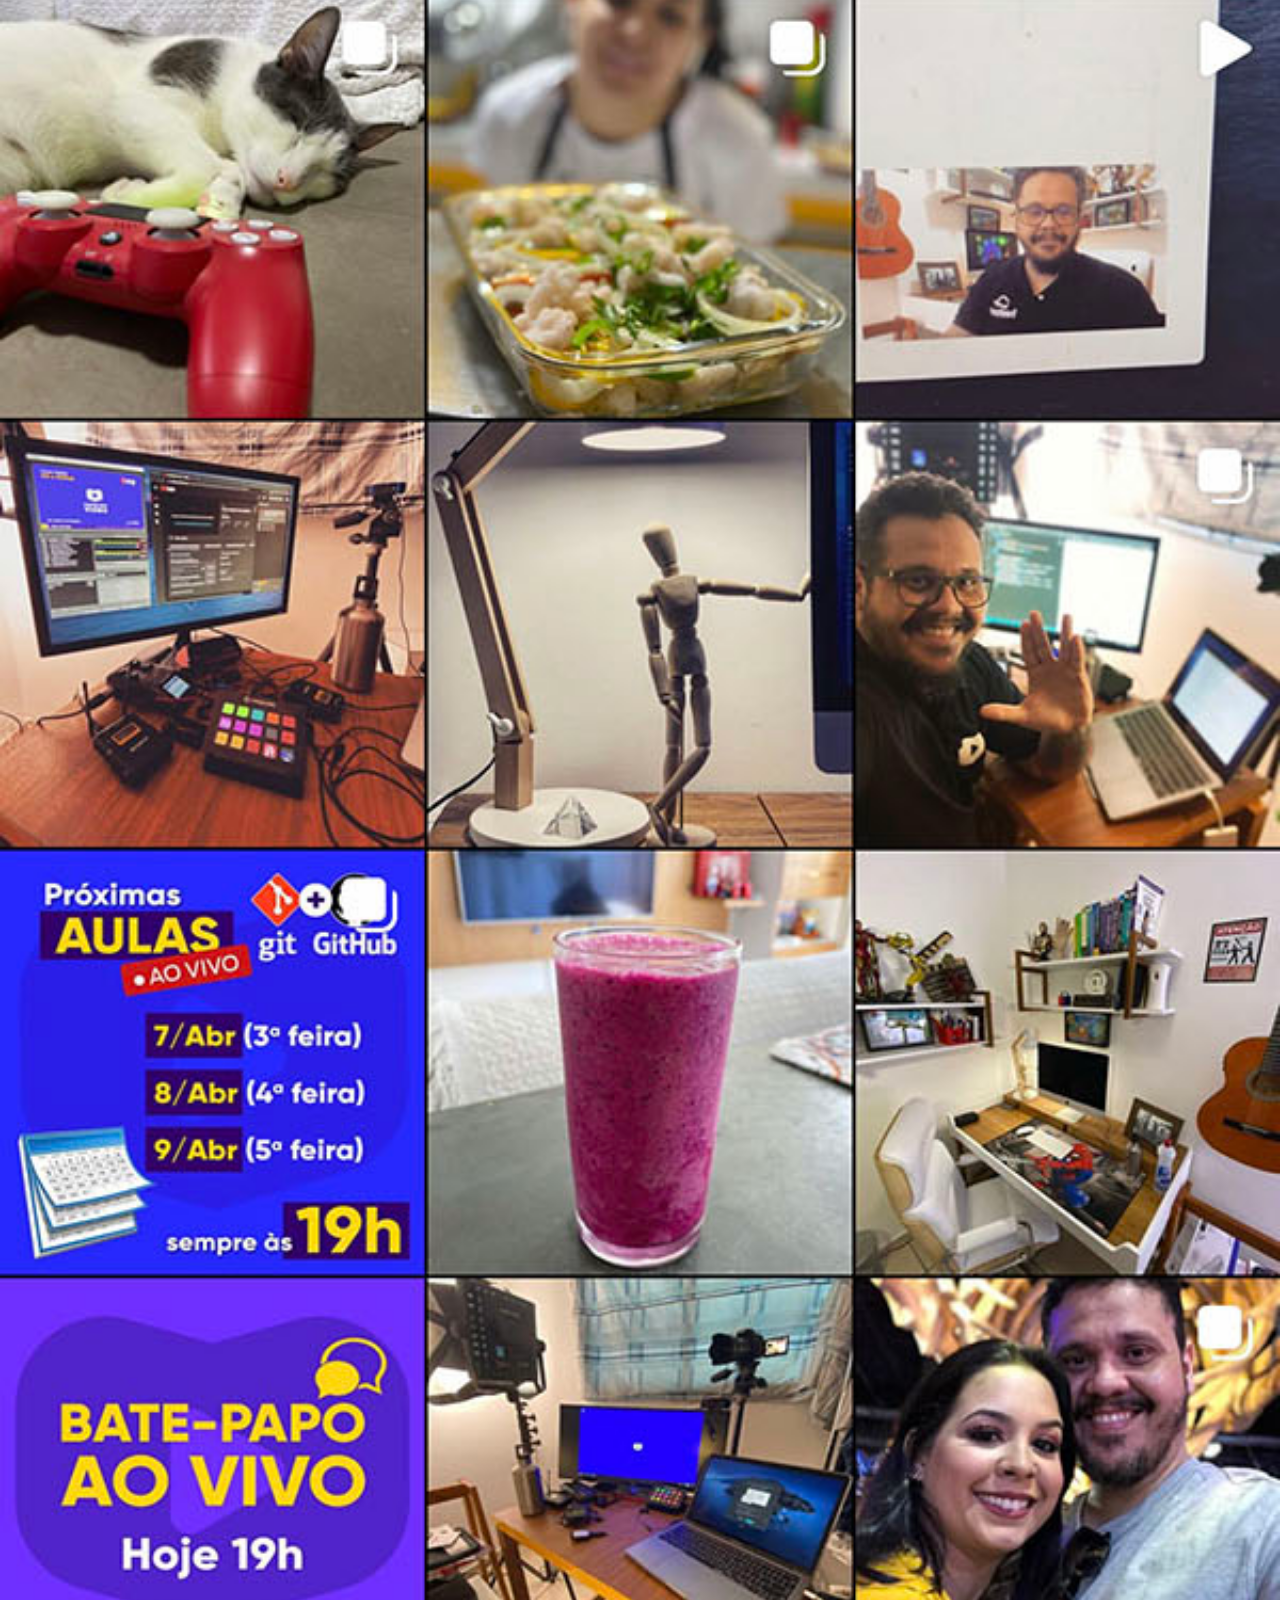
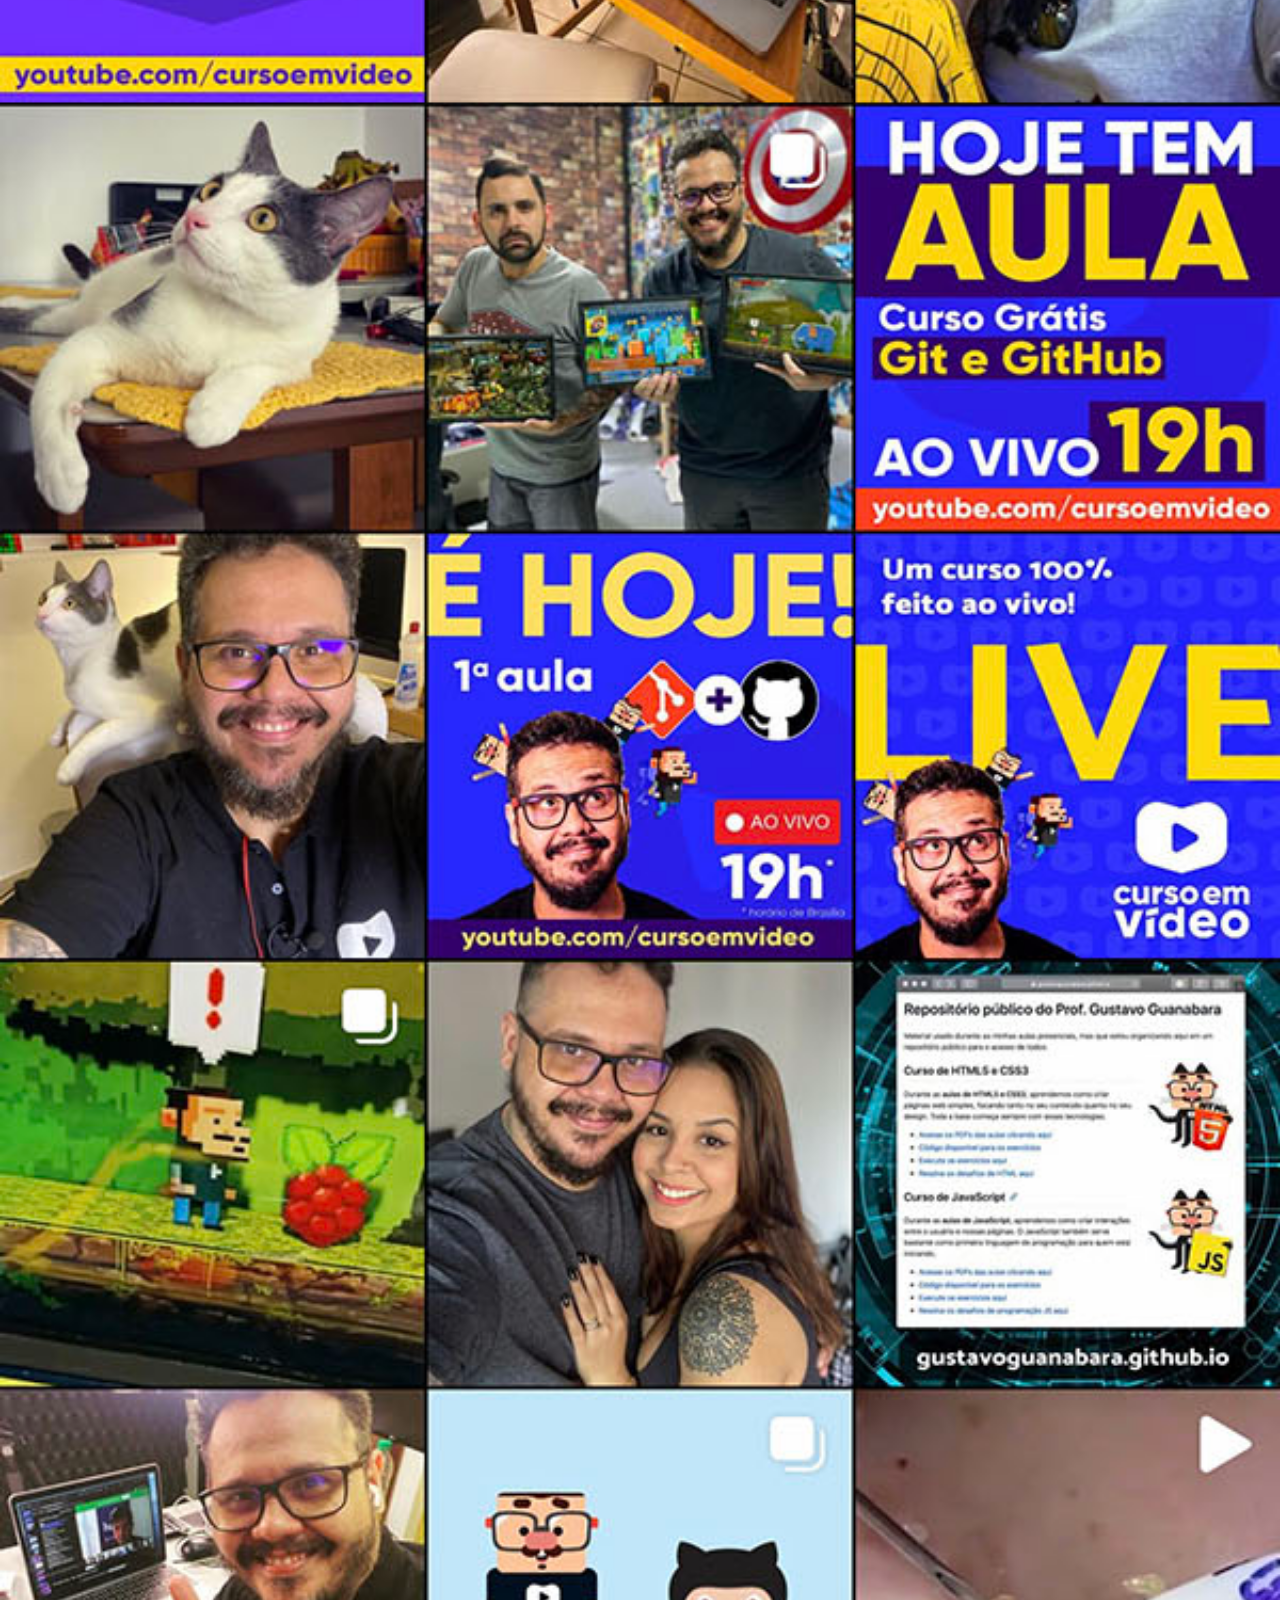
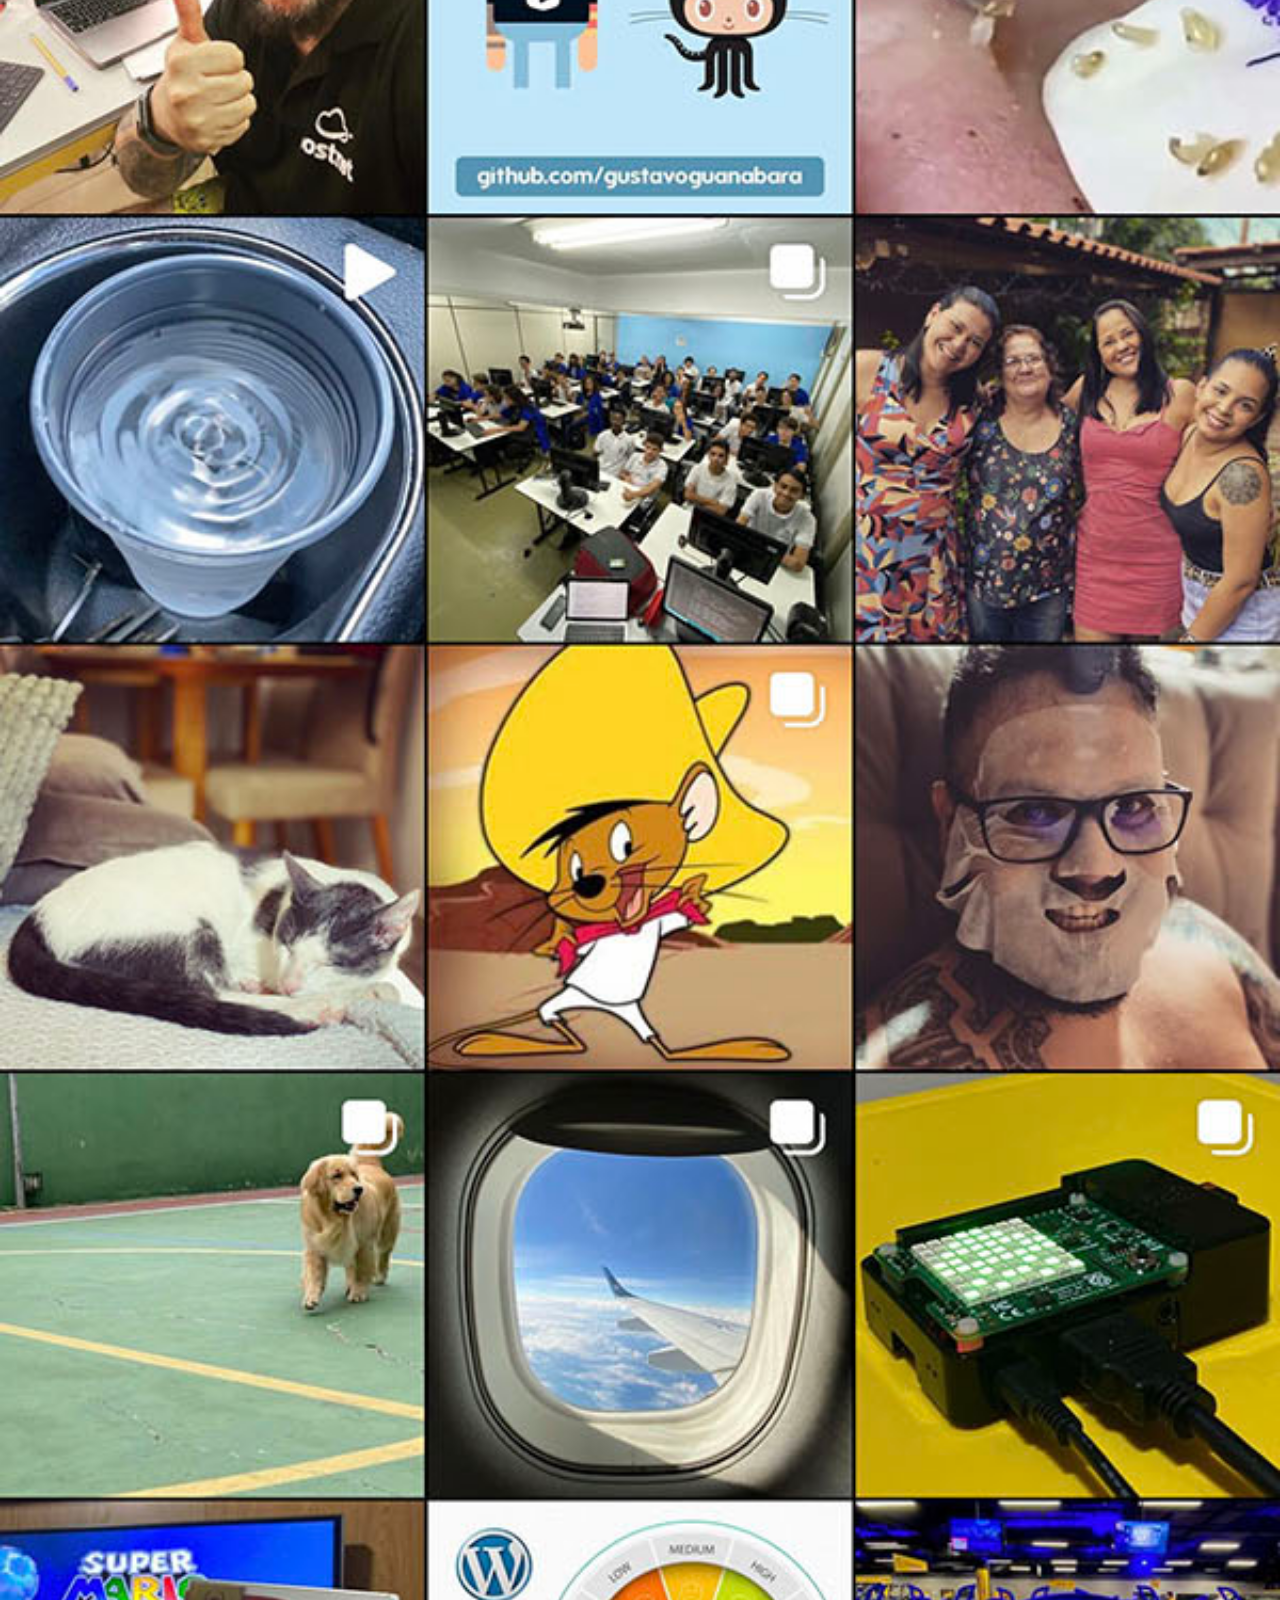
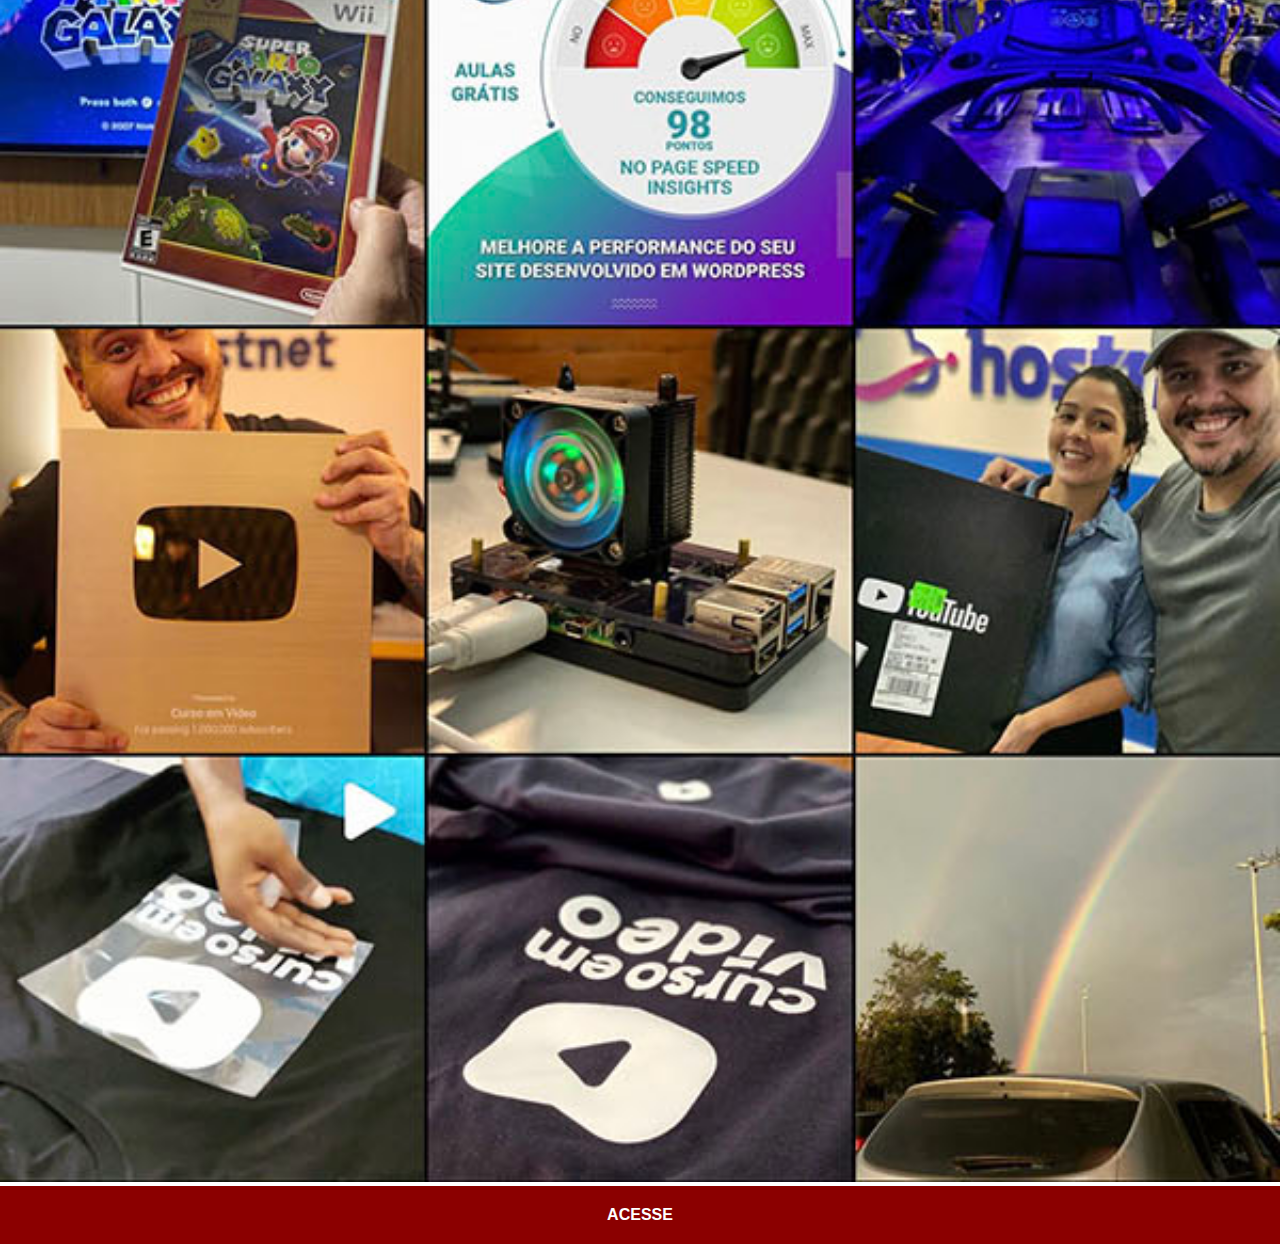
<file: insta.html>
<!DOCTYPE html>
<html lang="pt-br">
<head>
    <meta charset="UTF-8">
    <meta http-equiv="X-UA-Compatible" content="IE=edge">
    <meta name="viewport" content="width=device-width, initial-scale=1.0">
    <title>Instagram</title>
    <link rel="stylesheet" href="estilo-social.css">
</head>
<body>
    <img src="imagens/tela-instagram.jpg" alt="Instagram">
    <a href="https://instagram.com">ACESSE</a>
</body>
</html>
</file>
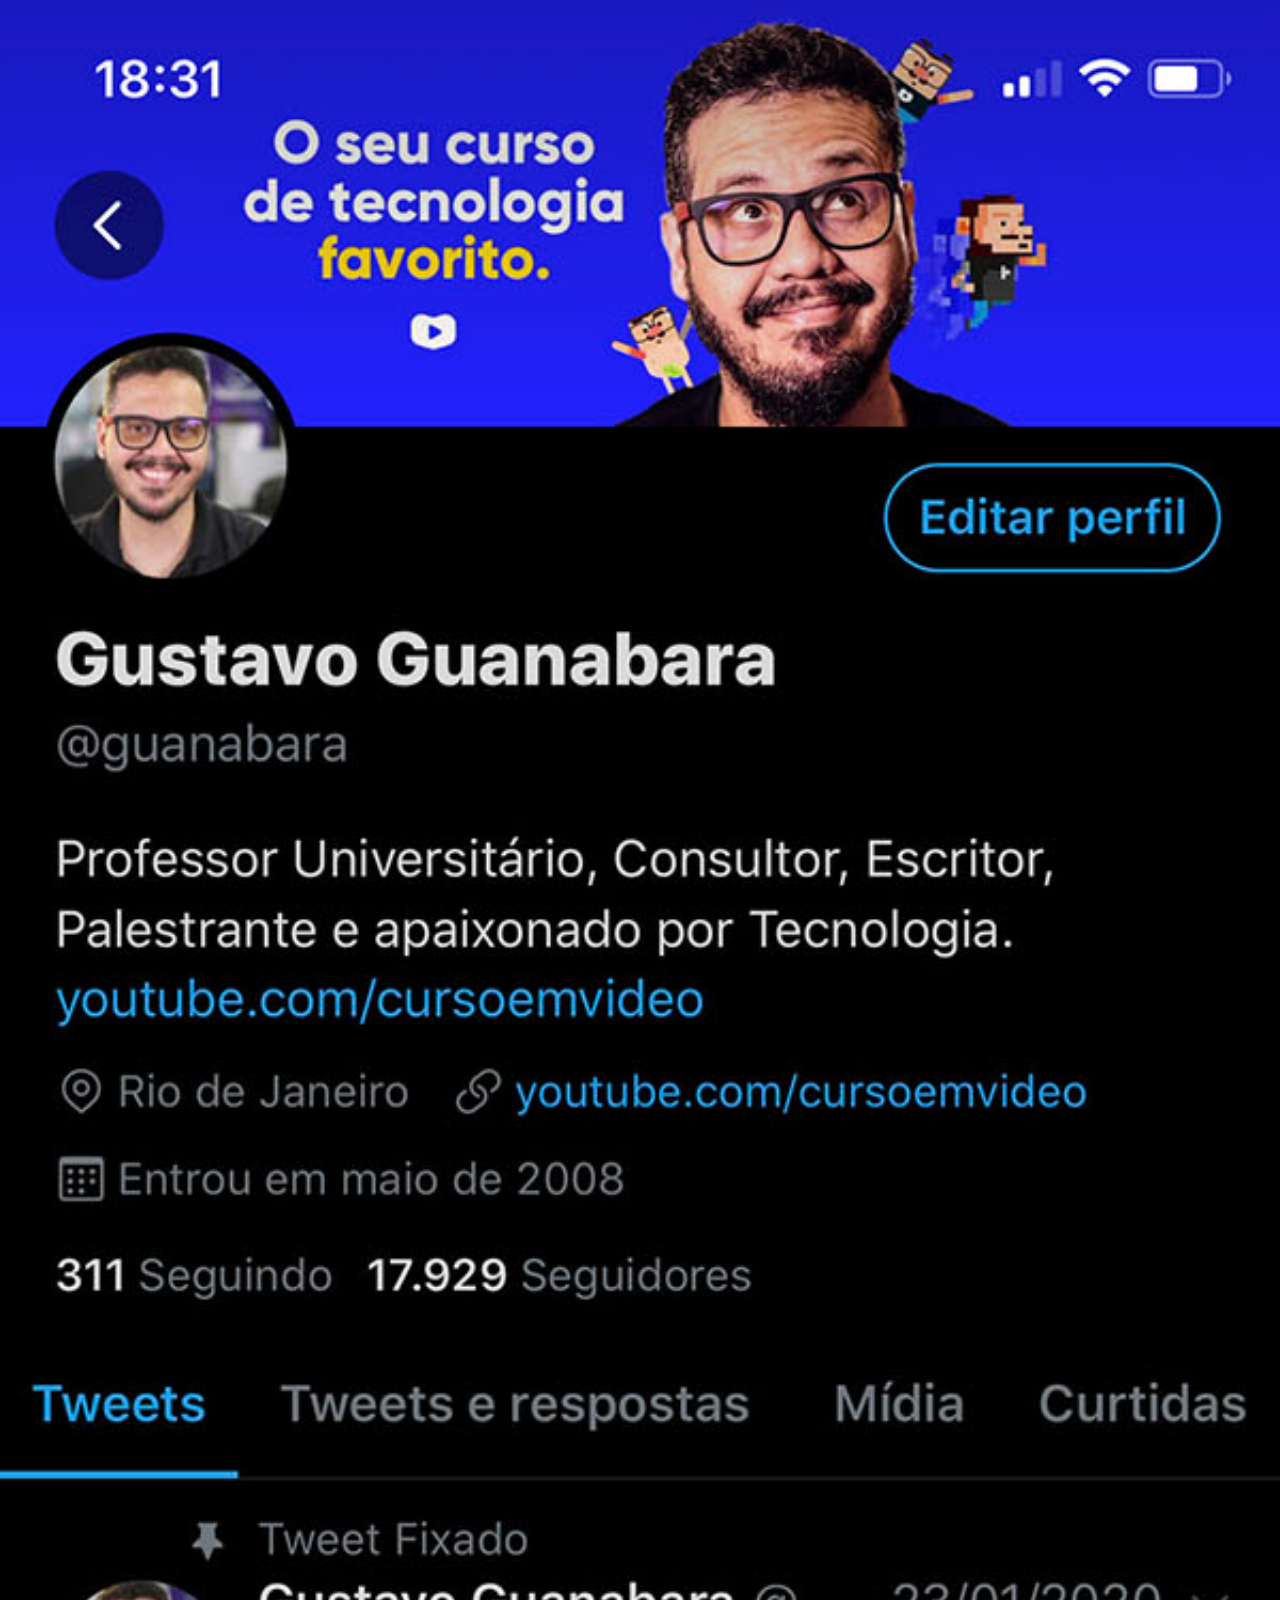
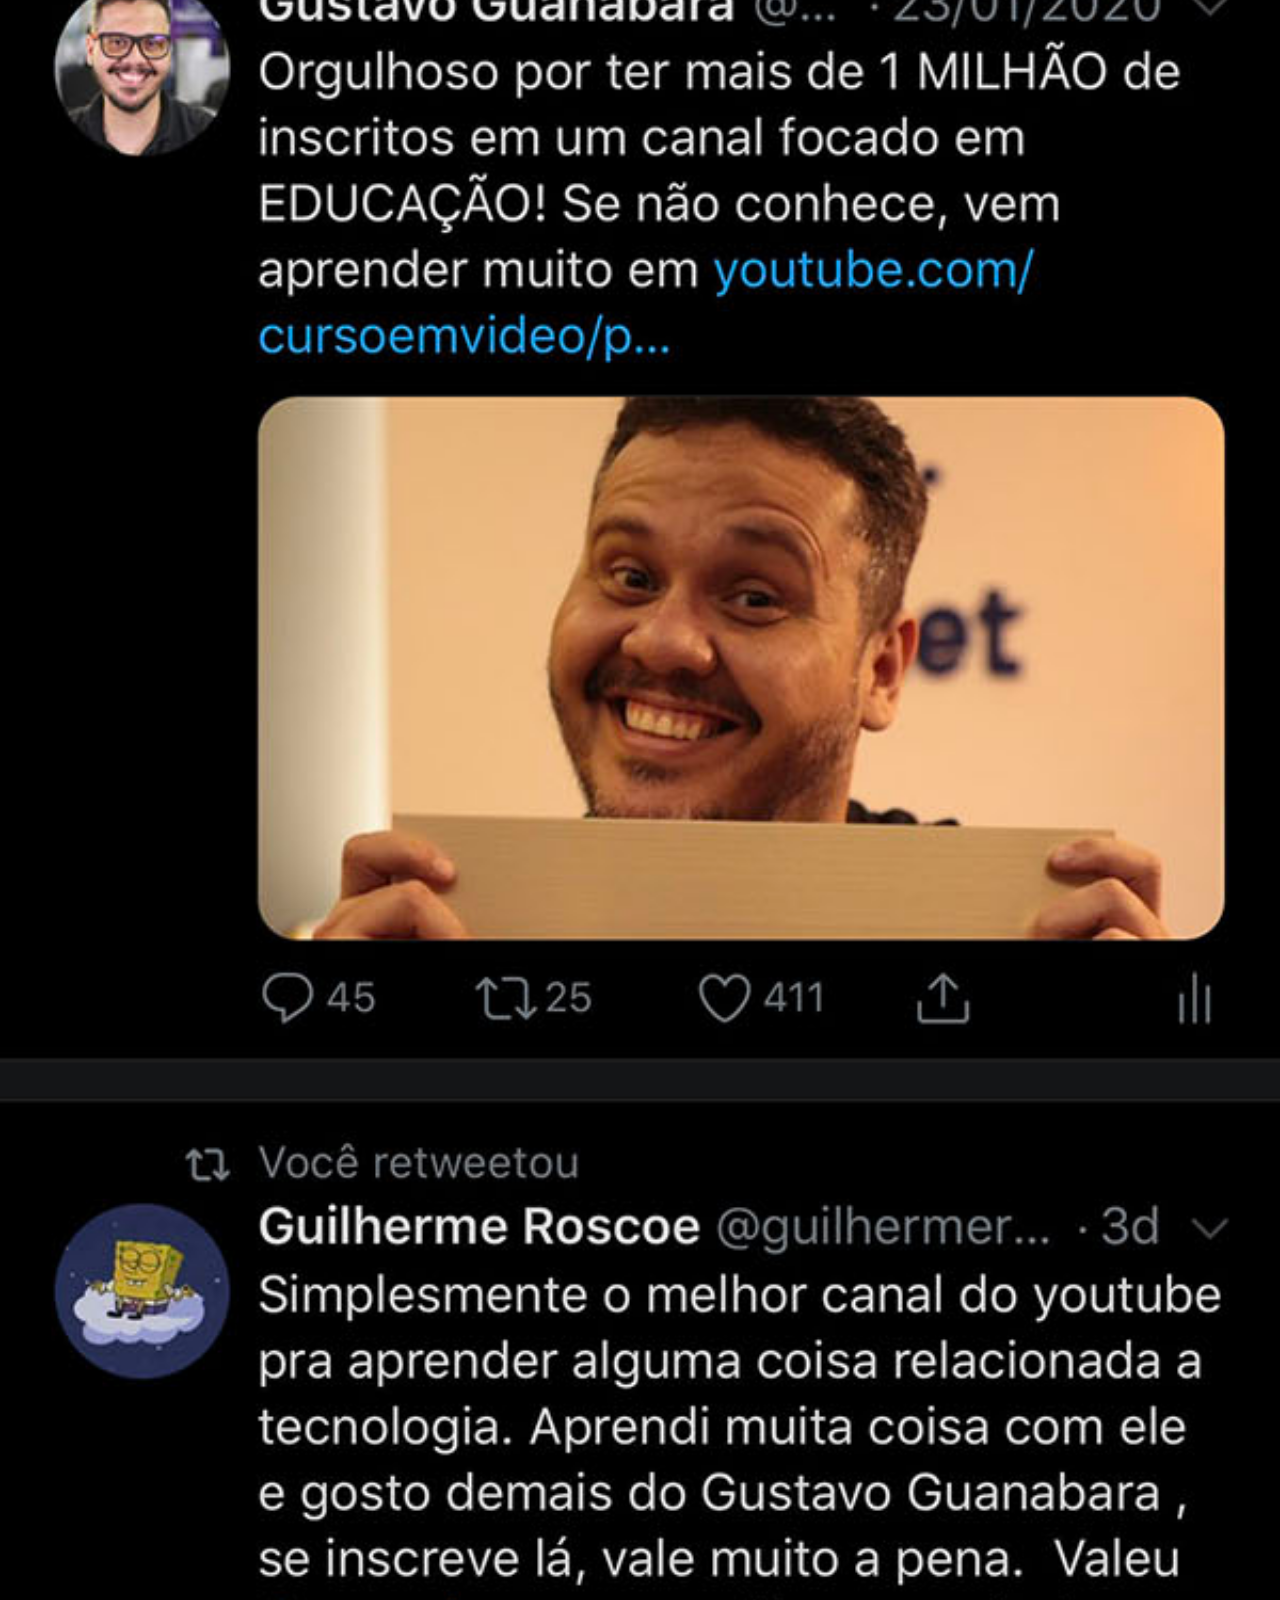
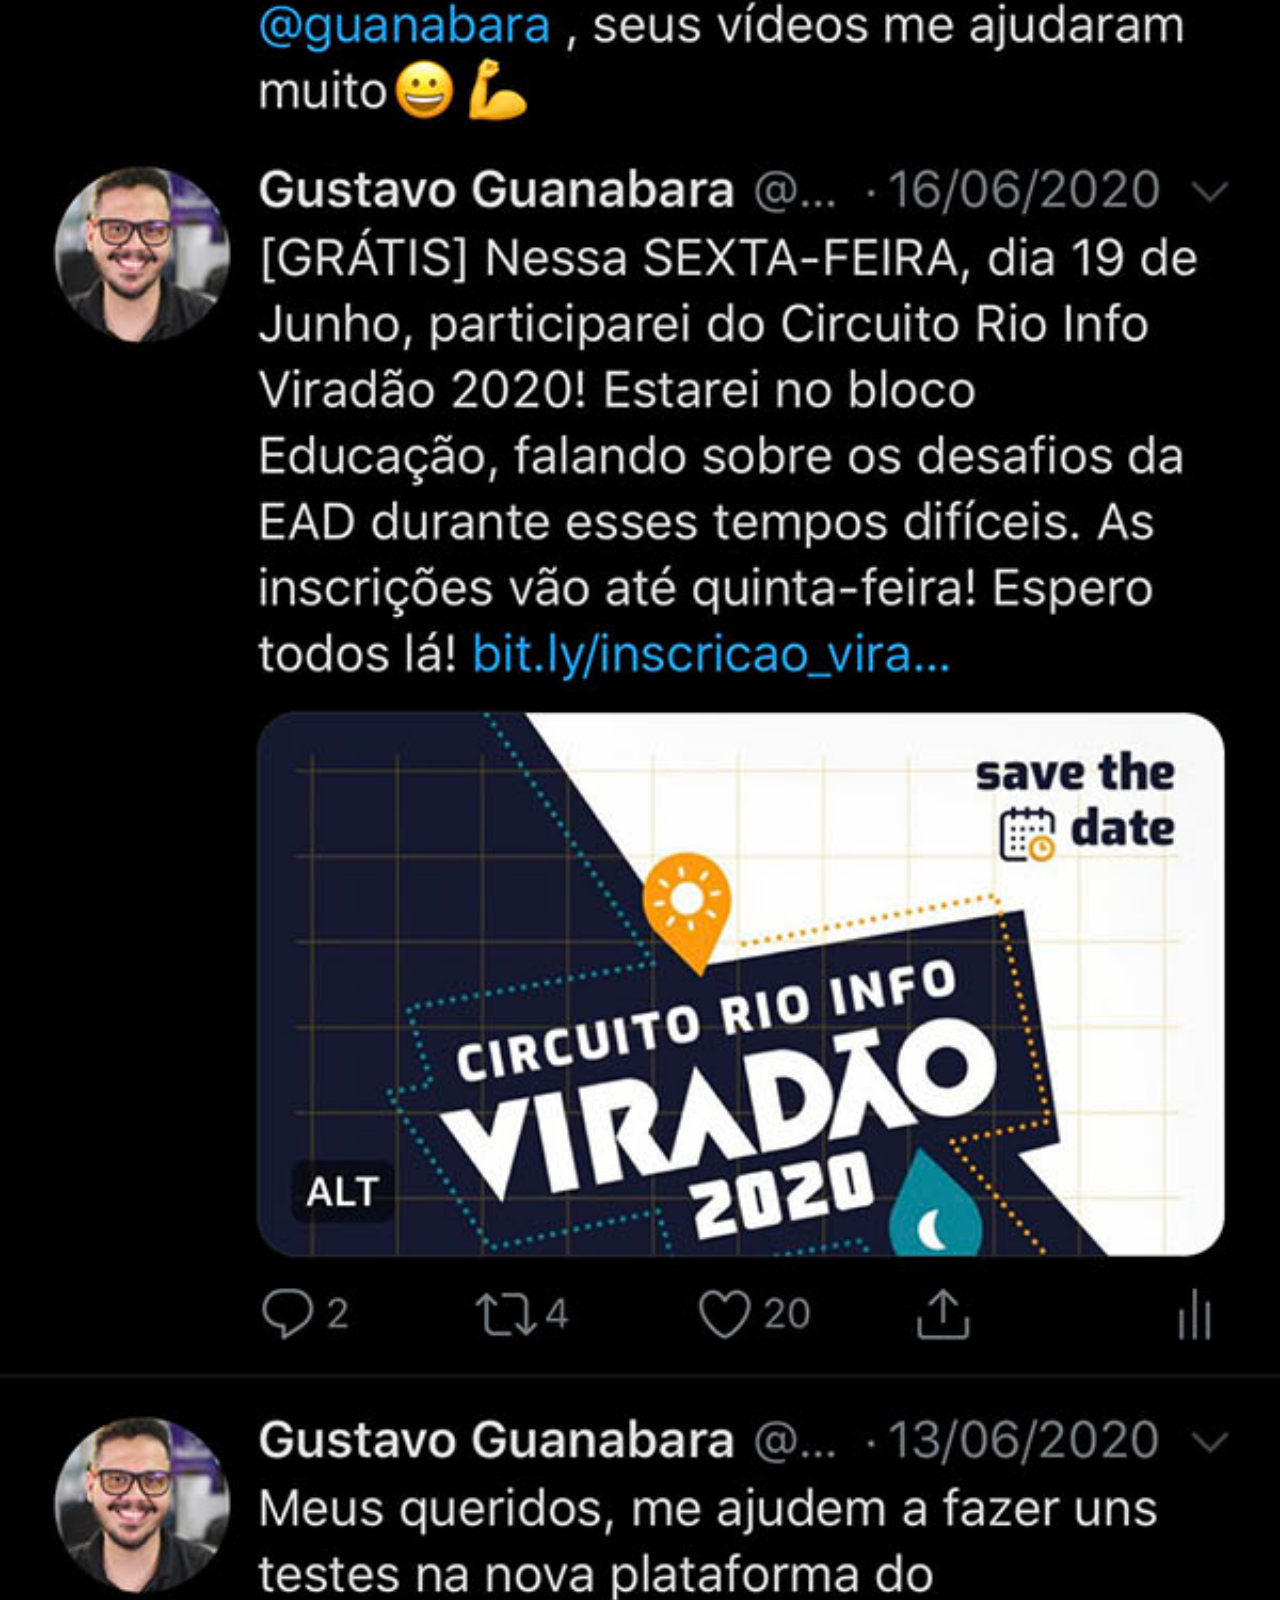
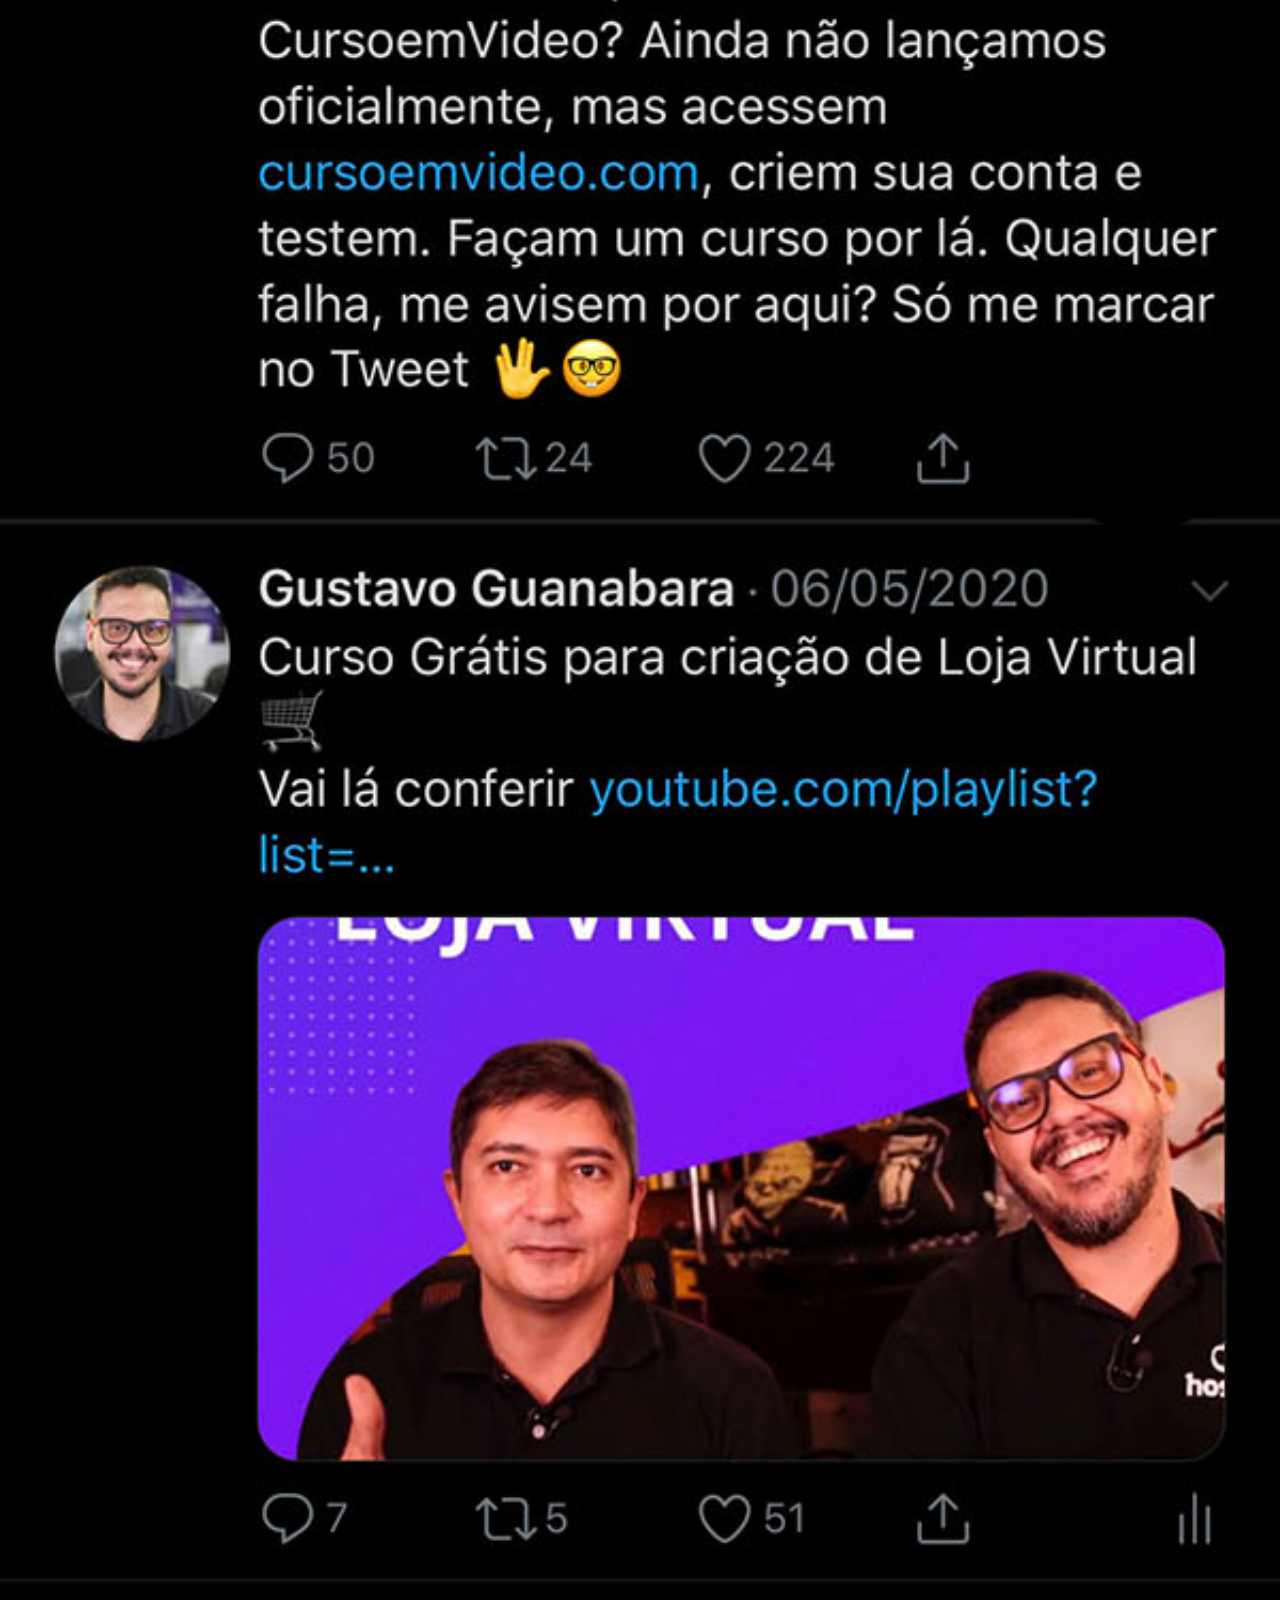
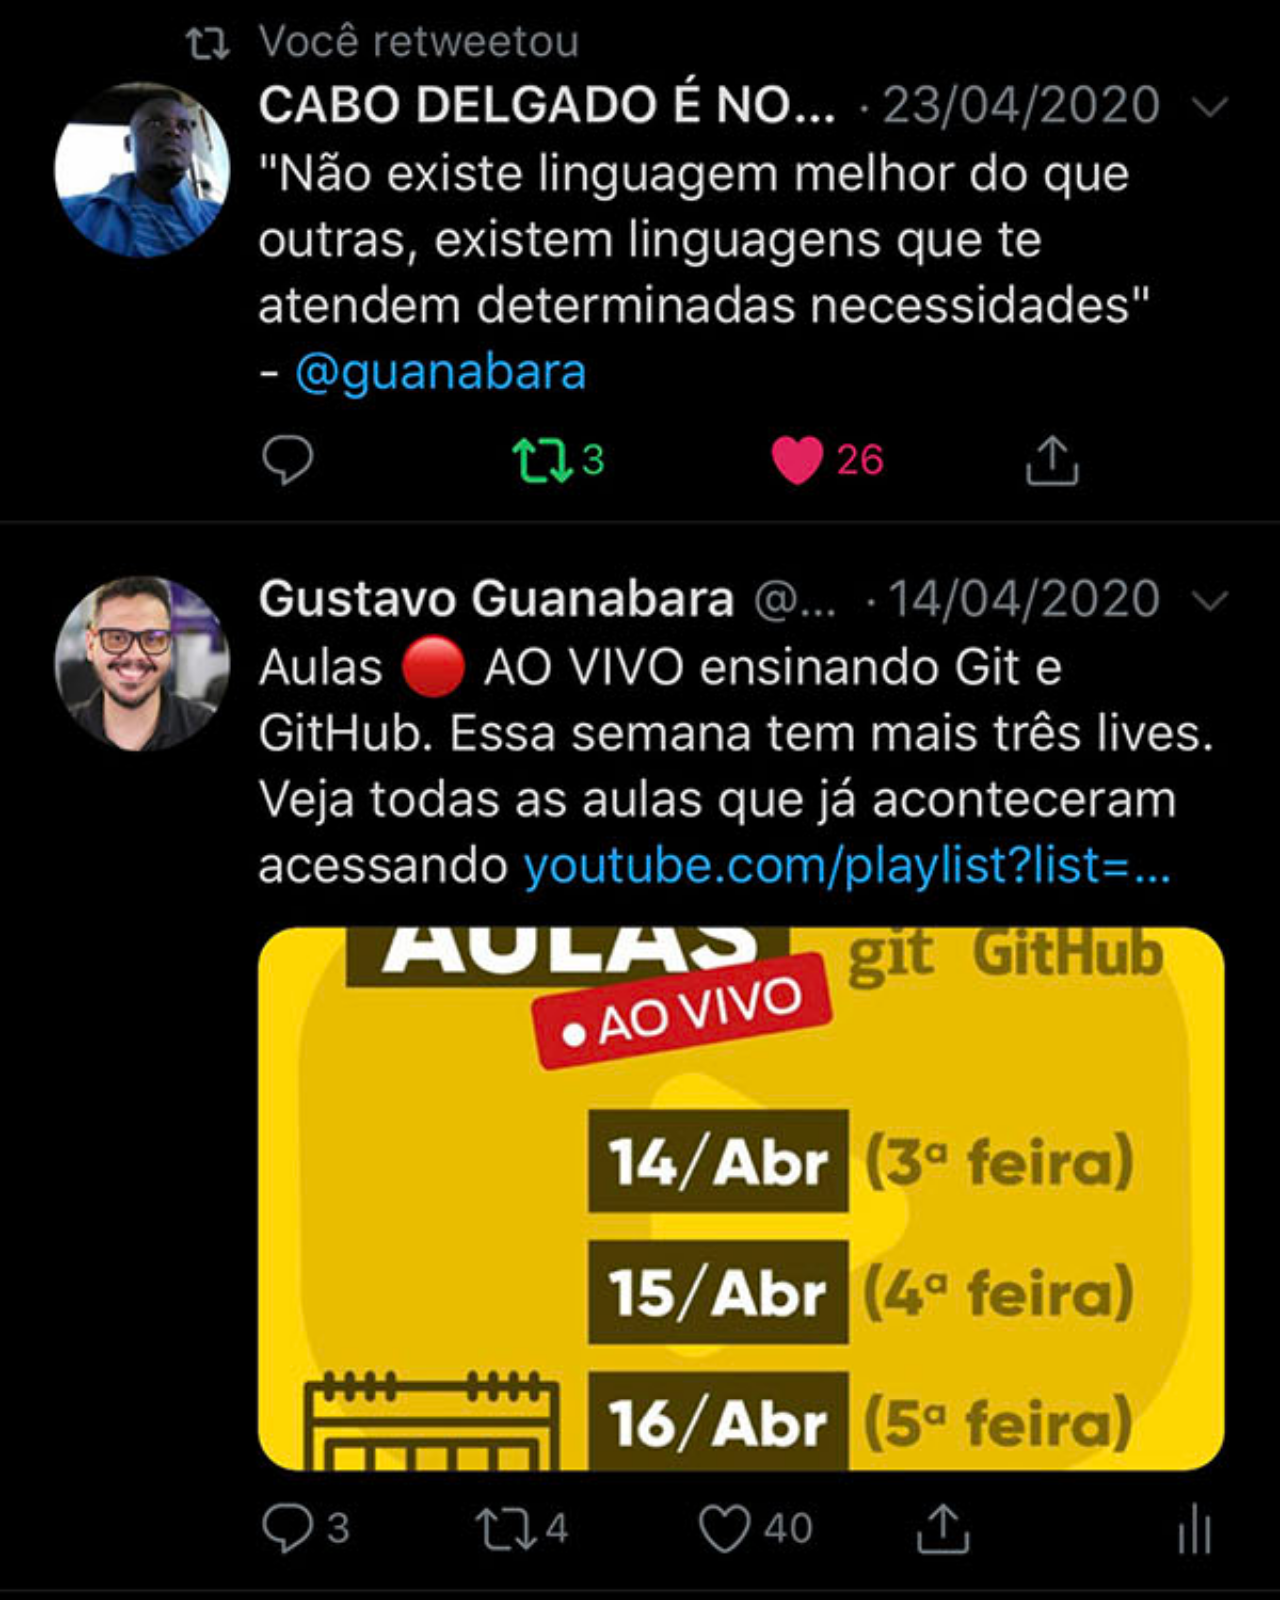
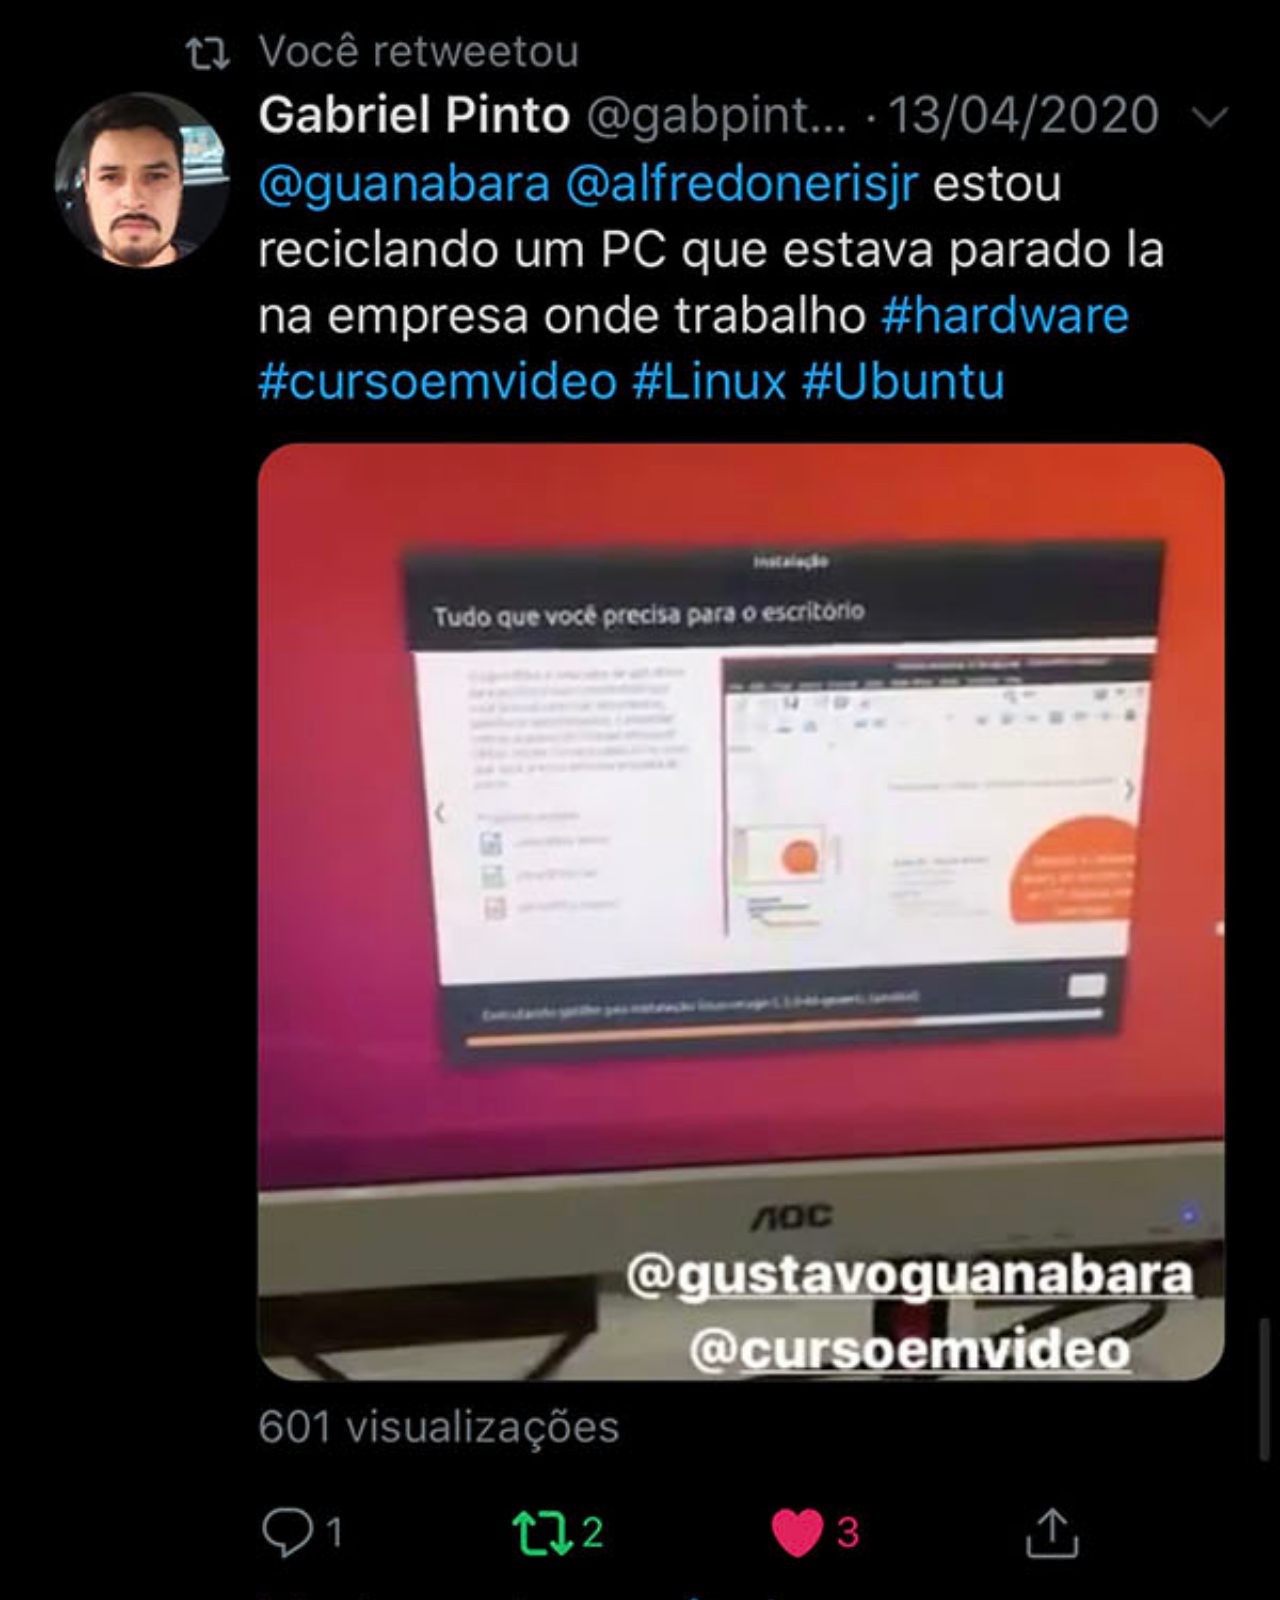
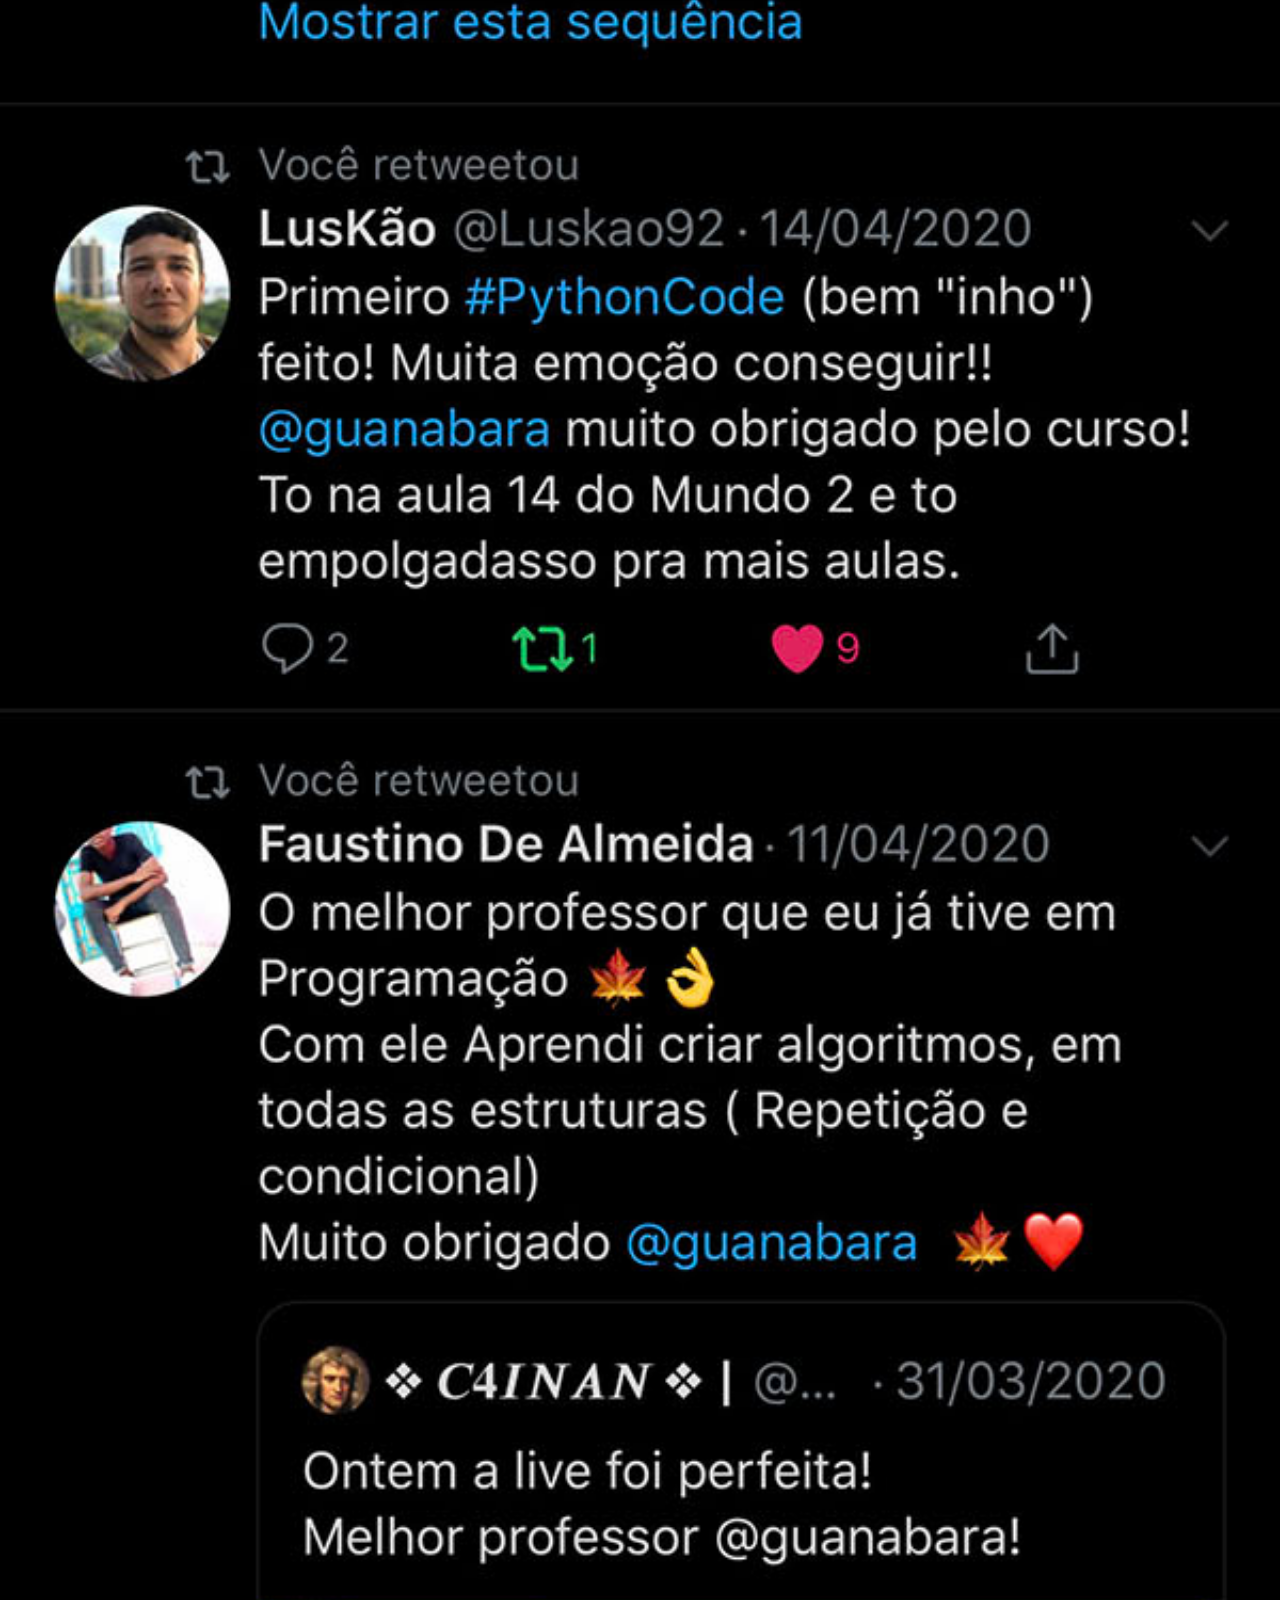
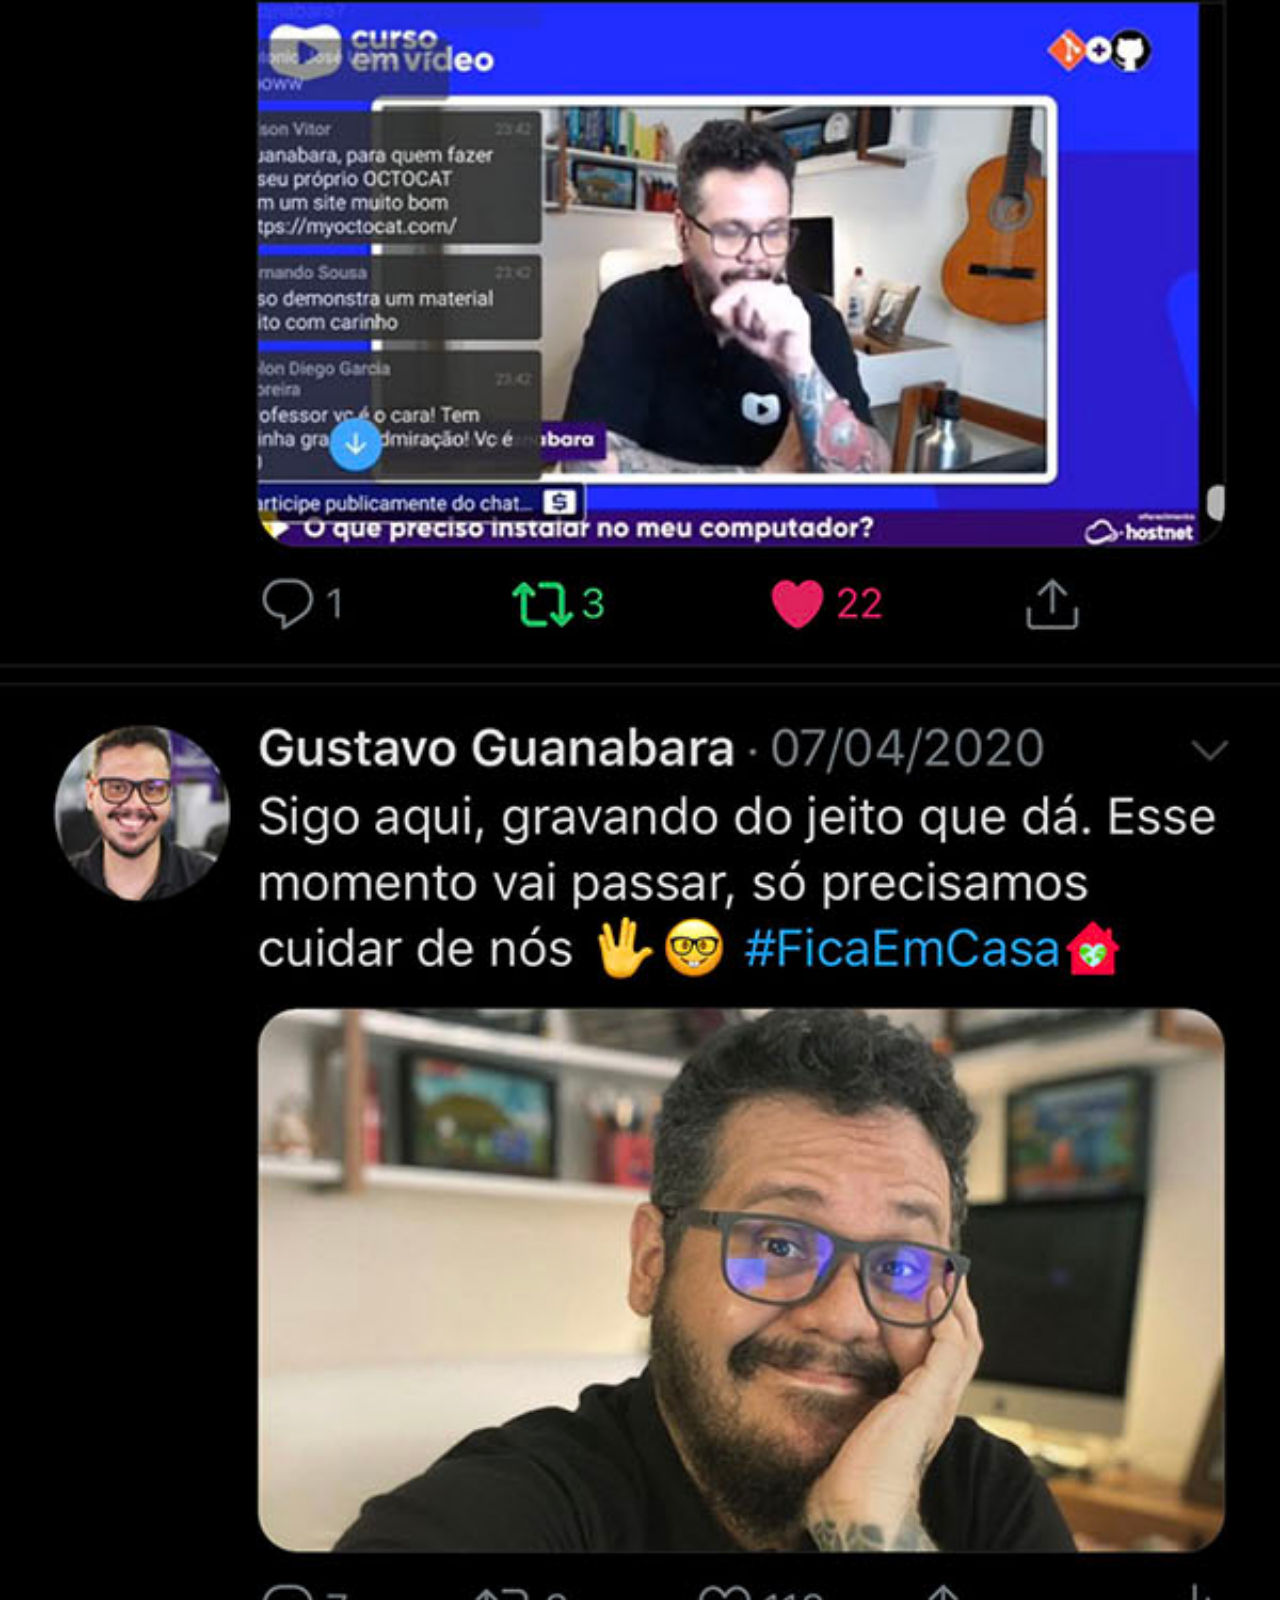
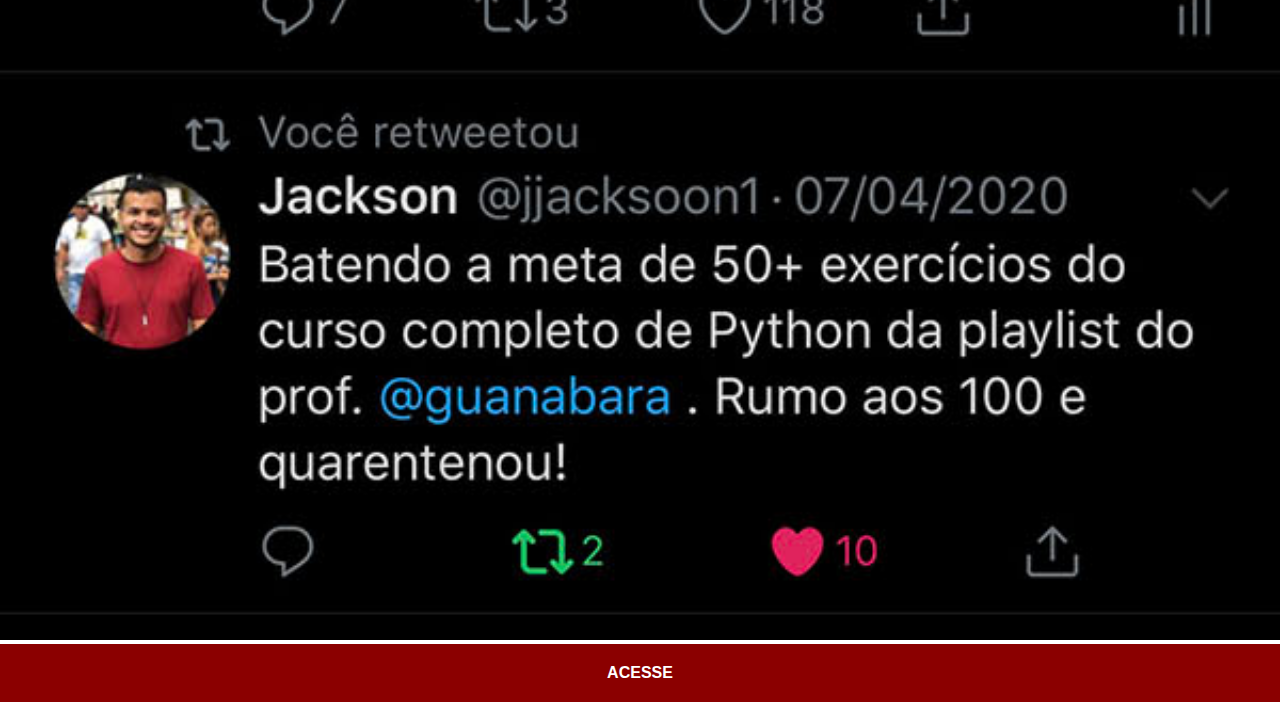
<file: twitter.html>
<!DOCTYPE html>
<html lang="pt-br">
<head>
    <meta charset="UTF-8">
    <meta http-equiv="X-UA-Compatible" content="IE=edge">
    <meta name="viewport" content="width=device-width, initial-scale=1.0">
    <title>Twitter</title>
    <link rel="stylesheet" href="estilo-social.css">
</head>
<body>
    <img src="imagens/tela-twitter.jpg" alt="Twitter">
    <a href="https://twitter.com">ACESSE</a>
</body>
</html>
</file>
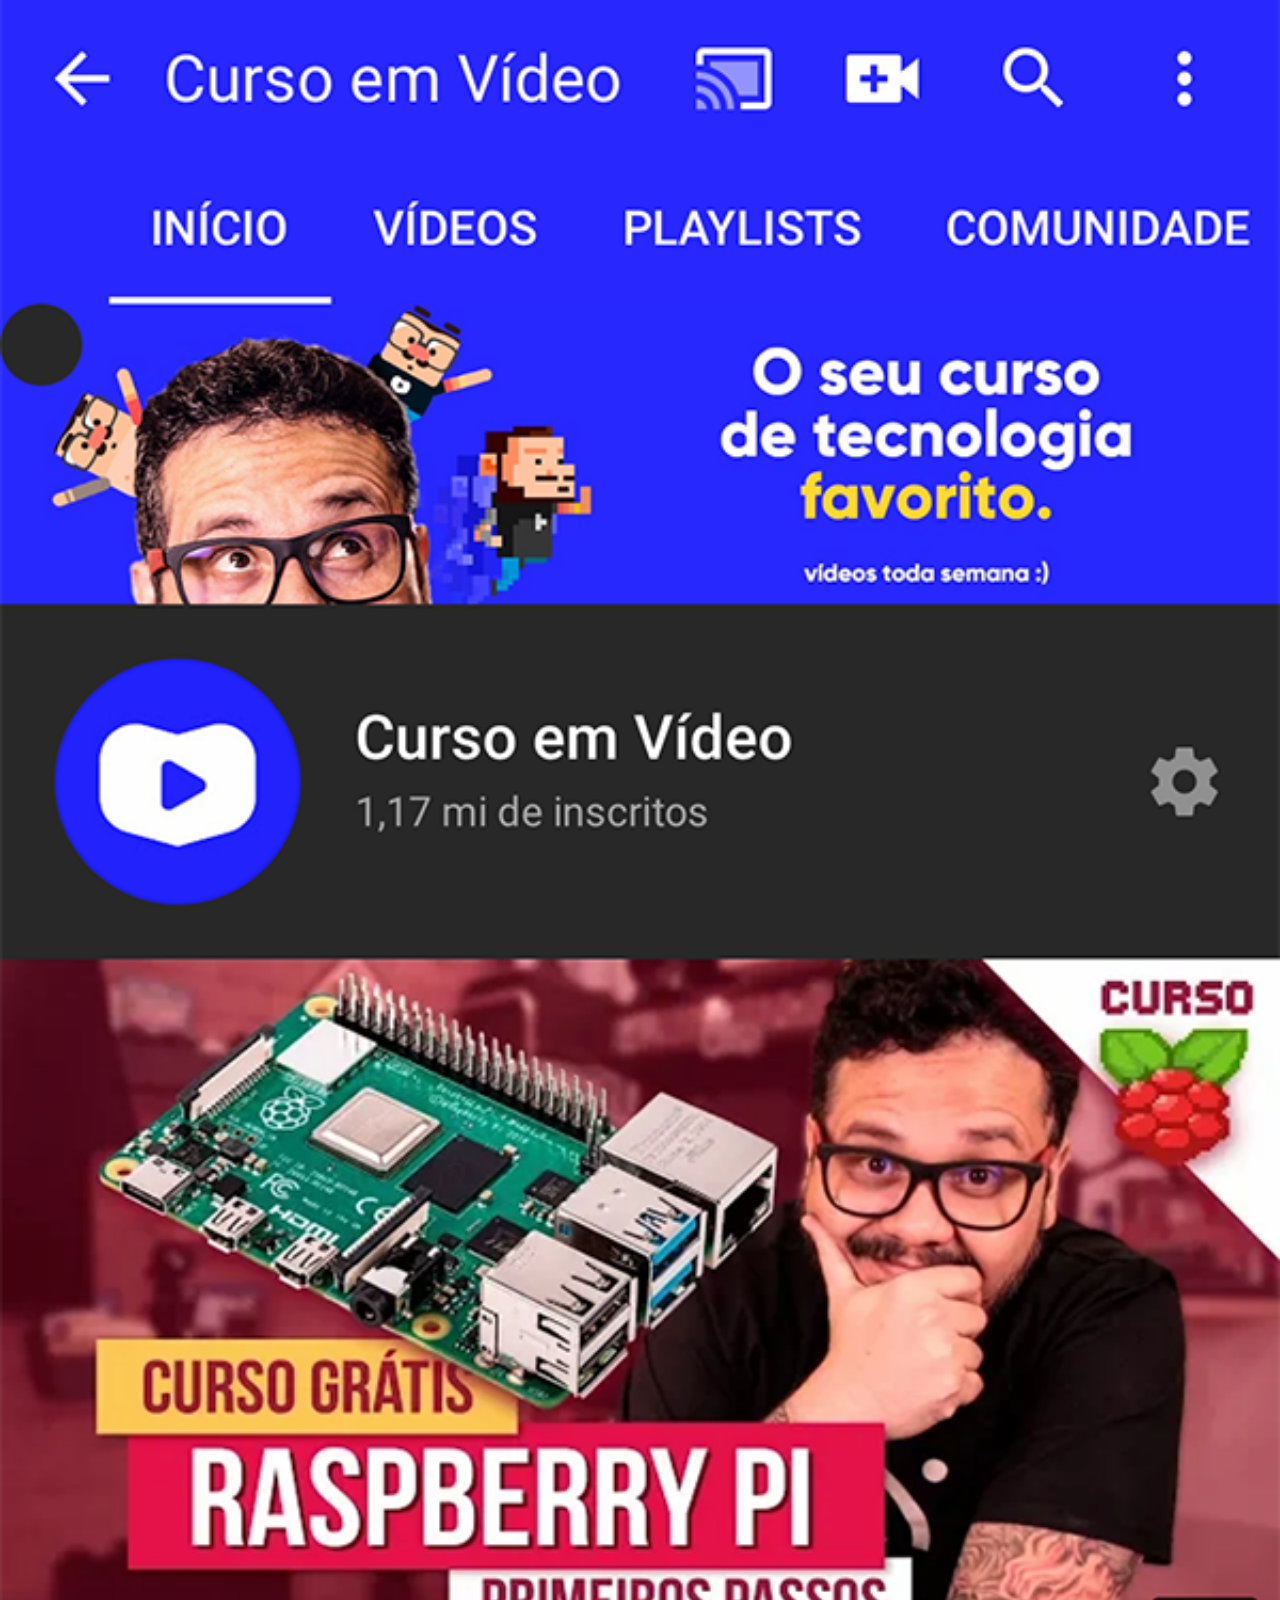
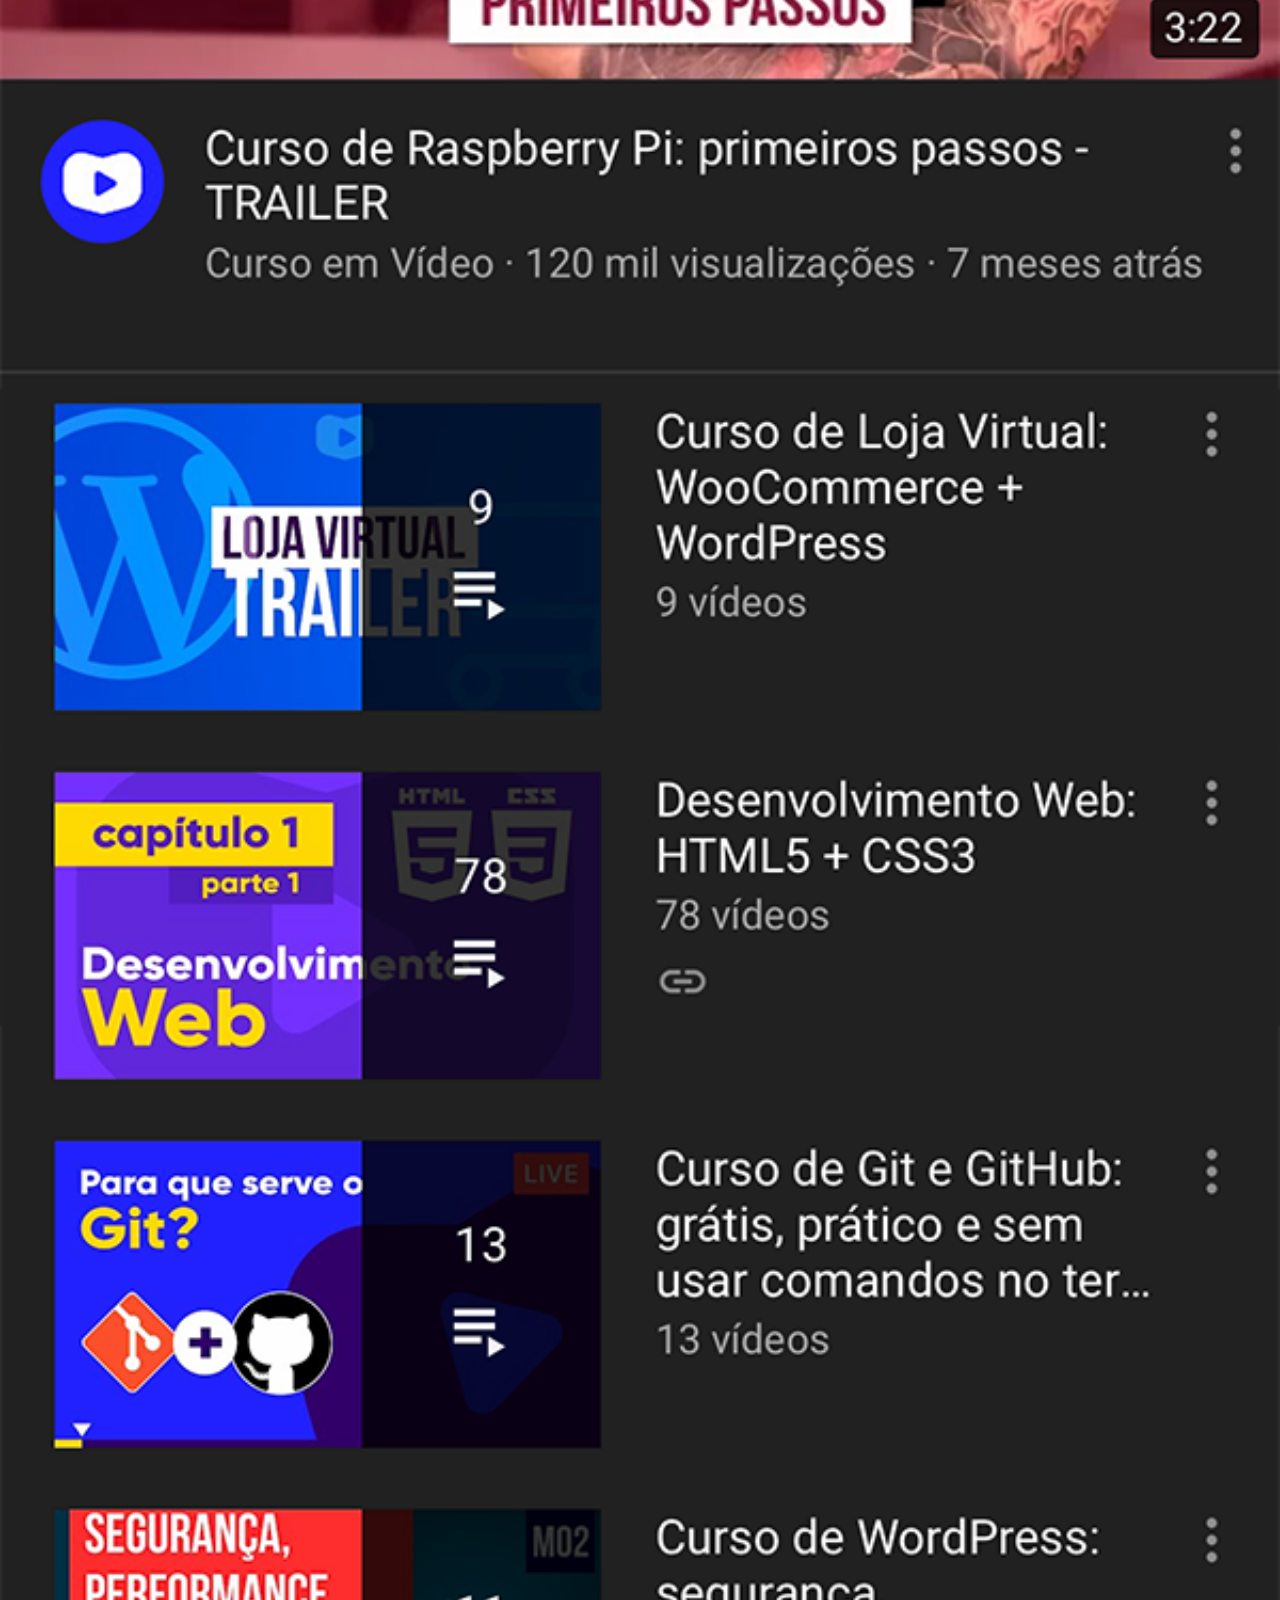
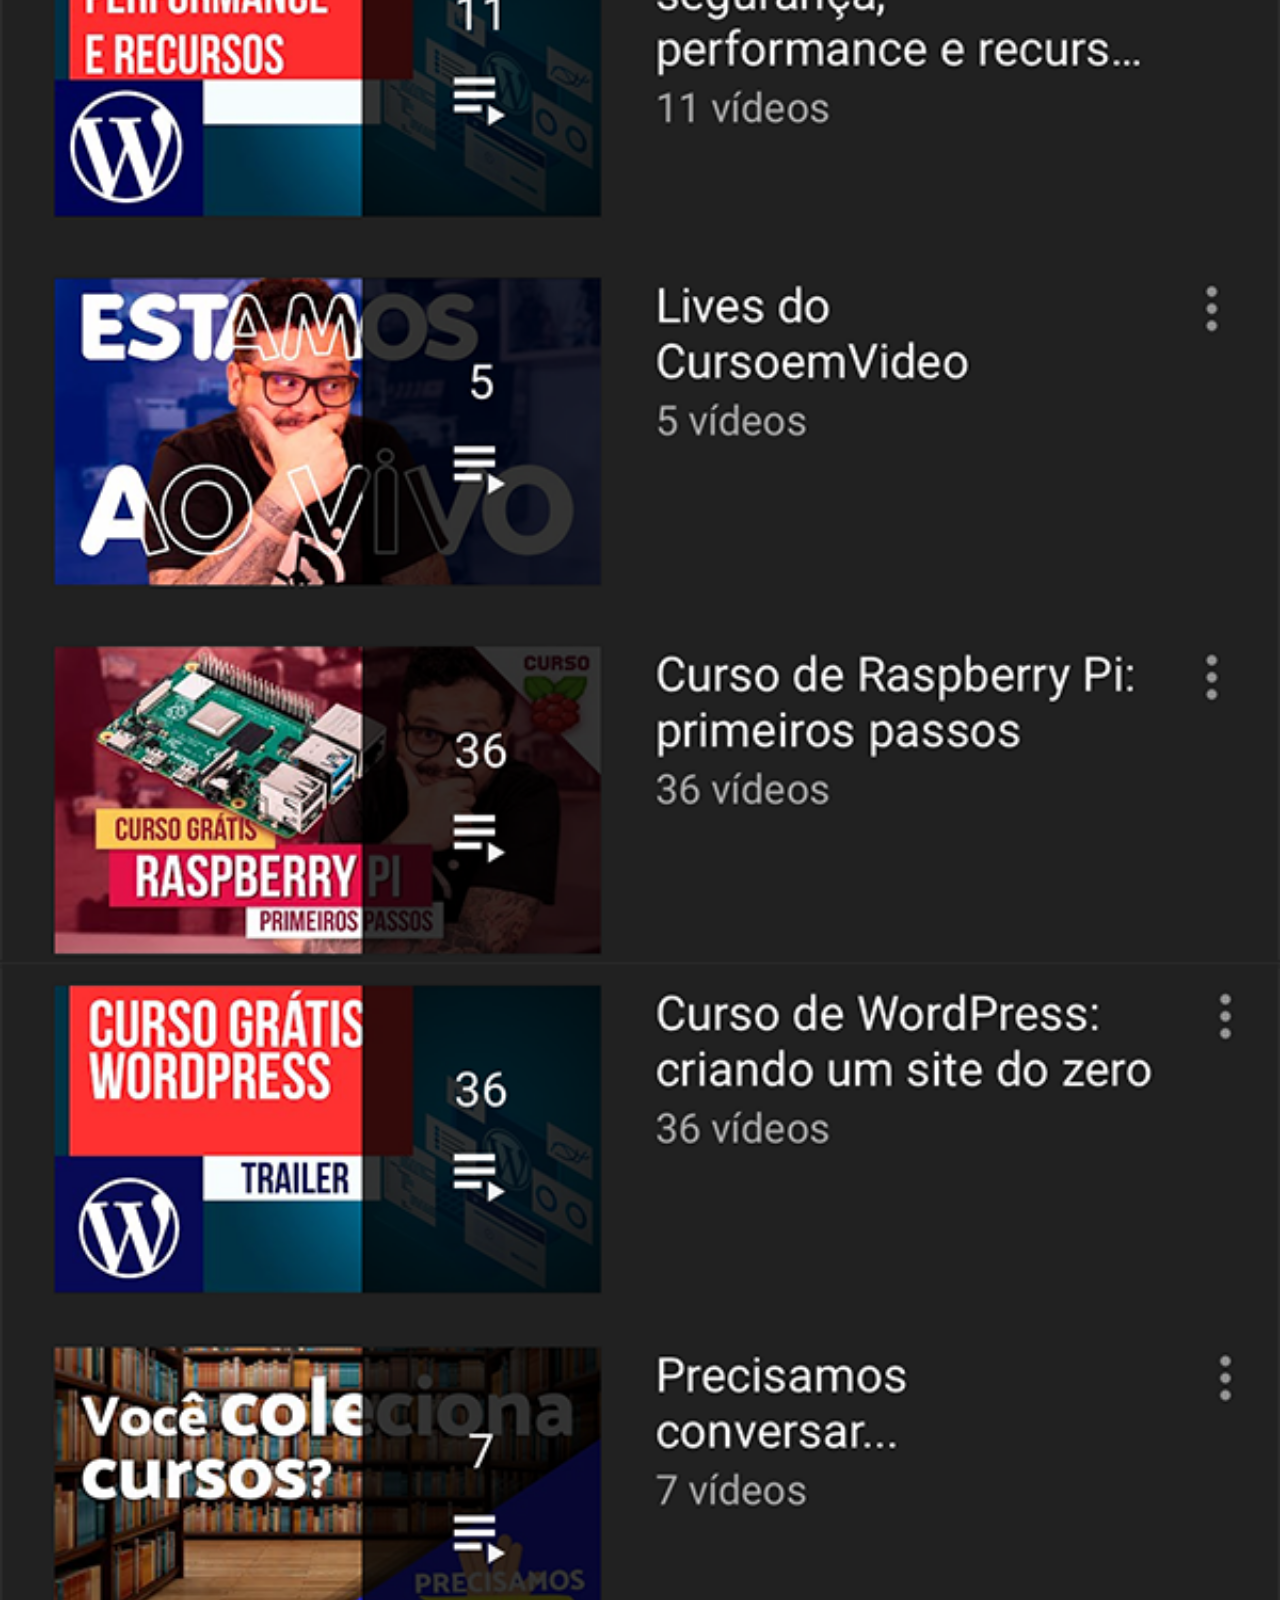
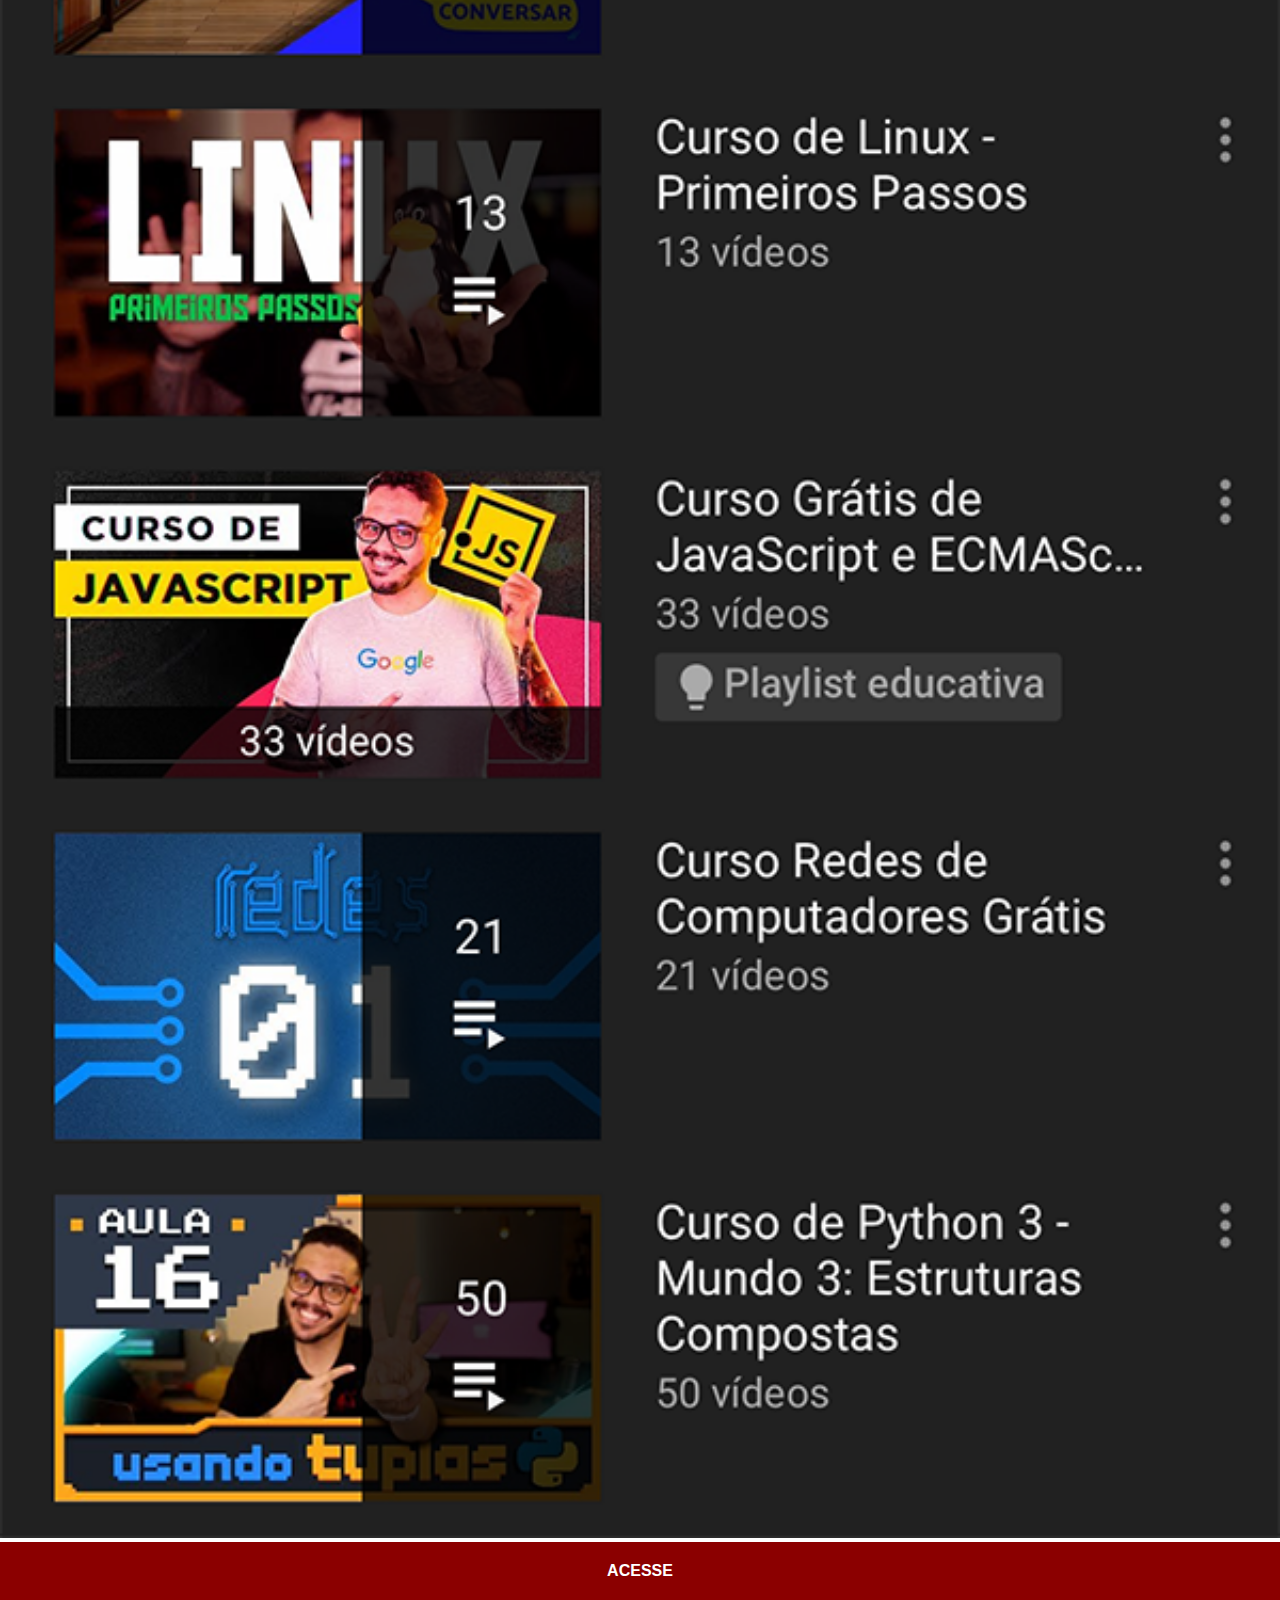
<file: youtube.html>
<!DOCTYPE html>
<html lang="pt-br">
<head>
    <meta charset="UTF-8">
    <meta http-equiv="X-UA-Compatible" content="IE=edge">
    <meta name="viewport" content="width=device-width, initial-scale=1.0">
    <title>youtube</title>
<link rel="stylesheet" href="estilo-social.css">
</head>
<body>
    <img src="imagens/tela-youtube.png" alt="youtube">
   <a href="https://youtube.com">ACESSE</a>
</body>
</html>
</file>
<file: style.css>
*{
    margin: 0px;
    padding: 0px;
    font-family: Arial, Helvetica, sans-serif;
}
html, body{
height: 100vh;
width: 100vw;
background-color: black;
}
body{
background:url(imagens/fundo-madeira.jpg) no-repeat top center;
background-size: cover;
}

main{
    height: 100vh;
    position: relative;
   
}
section#telefone{
    position:absolute;
    top:50%;
    left:50%;
    transform: translate(-50%, -50%);

    height: 627px;
    width: 311px;
background: url(imagens/frame-iphone.png) no-repeat;

}
iframe#tela{
    position: relative;
    top:80px;
    left: 21px;
   width: 270px;
   height: 471px;
}
section#redes{
    text-align: right;
}
section#redes img{
width: 50px;  
margin: 10px;
border-radius:50%;
box-shadow: 2px 2px 5px rgba(0, 0, 0, 0.400);
box-sizing:border-box ;
}
section#redes img:hover{
border: 2px solid rgba(255, 255, 255, 0.637);
transform: translate(-3px, -3px);
box-shadow: 5px 5px 10px rgba(0, 0, 0, 0.623);
transition: .3s, border 1s;
}
</file>
<file: estilo-social.css>
*{
    margin: 0px;
    padding: 0px;
    font-family: Arial, Helvetica, sans-serif;
    }
    img{
    width: 100vw;
    }
    ::-webkit-scrollbar{
        width: 0px;
         height:0px;
    }
    a{
        display: block;
        background-color: darkred;
        color:white;
        padding: 20px;
        text-align: center;
        text-decoration: none;
        font-weight: bolder;
    
    }
    a:hover{
        background-color: red;
    }
</file>
